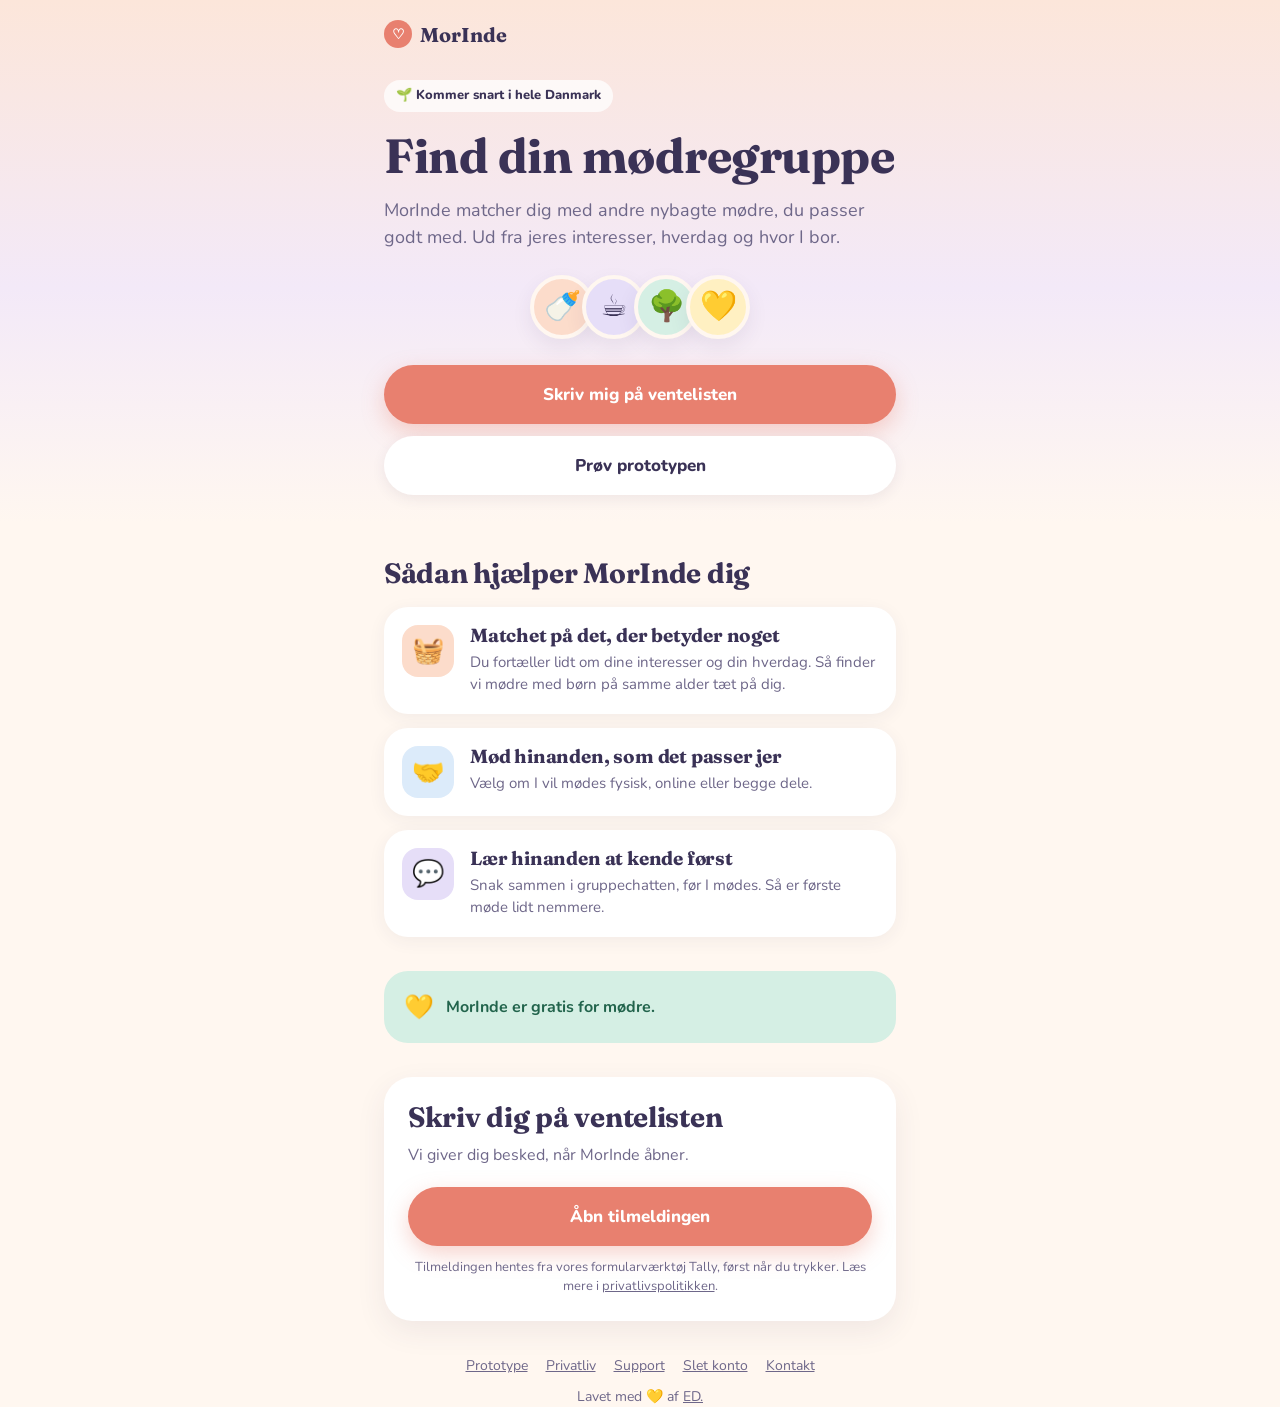
<file: index.html>
<!DOCTYPE html>
<html lang="da">
<head>
<meta charset="UTF-8">
<meta name="viewport" content="width=device-width, initial-scale=1, viewport-fit=cover">
<meta name="theme-color" content="#FFF7F0">
<title>MorInde · Find din mødregruppe</title>
<meta name="description" content="MorInde matcher dig med andre nybagte mødre ud fra jeres interesser og hverdag. Fysisk, online eller begge dele. Gratis for mødre.">
<meta property="og:title" content="MorInde · Find din mødregruppe">
<meta property="og:description" content="Bliv matchet med mødre, du faktisk passer med. Skriv dig på ventelisten.">
<link href="/fonts/fonts.css" rel="stylesheet">
<style>
:root{--cream:#FFF7F0;--peach:#FCDCCB;--coral:#E8806F;--lav:#E6DEF8;--mint:#D5EFE4;--sky:#DCEBFA;--butter:#FFF0C2;--ink:#3A3256;--ink-2:#6E6789;--line:#EFE4DA}
*{box-sizing:border-box;margin:0;padding:0;-webkit-tap-highlight-color:transparent}
body{font-family:'Nunito',system-ui,sans-serif;color:var(--ink);background:var(--cream);line-height:1.5}
.wrap{max-width:560px;margin:0 auto;padding:0 24px}
h1,h2,h3{font-family:'Fraunces',Georgia,serif;font-weight:700;letter-spacing:-.01em;line-height:1.15}
a{color:inherit}
header{padding:20px 0}
.logo{display:flex;align-items:center;gap:8px;font:700 20px 'Fraunces',serif;text-decoration:none}
.logo i{width:28px;height:28px;border-radius:50%;background:var(--coral);display:inline-grid;place-items:center;color:#fff;font-style:normal;font-size:14px}
.hero{background:linear-gradient(180deg,#FCE6DA 0%,#F3E9F8 55%,var(--cream) 100%);padding-bottom:28px}
.badge{display:inline-flex;align-items:center;gap:6px;background:rgba(255,255,255,.75);border-radius:99px;padding:6px 12px;font-weight:800;font-size:13px;margin:12px 0 16px}
.hero h1{font-size:40px;margin-bottom:14px}
.lead{font-size:18px;color:var(--ink-2);margin-bottom:24px}
.art{display:flex;justify-content:center;gap:-10px;margin:6px 0 26px}
.art span{width:64px;height:64px;border-radius:50%;display:grid;place-items:center;font-size:30px;border:4px solid var(--cream);margin-left:-12px;box-shadow:0 8px 20px rgba(58,50,86,.08)}
.art span:first-child{margin-left:0}
.btn{appearance:none;border:0;display:block;width:100%;text-align:center;text-decoration:none;padding:18px 24px;border-radius:999px;font:800 17px 'Nunito',sans-serif;cursor:pointer;background:var(--ink);color:#fff;box-shadow:0 8px 20px rgba(58,50,86,.22);transition:transform .15s,opacity .2s}
.btn:active{transform:scale(.97)}
.btn.coral{background:var(--coral);box-shadow:0 8px 22px rgba(232,128,111,.35)}
.btn.light{background:#fff;color:var(--ink);box-shadow:0 4px 14px rgba(58,50,86,.08)}
.btn:disabled{opacity:.5;cursor:default}
.btns{display:grid;gap:12px}
section{padding:34px 0}
section h2{font-size:28px;margin-bottom:18px}
.cards{display:grid;gap:14px}
.card{display:flex;gap:16px;align-items:flex-start;background:#fff;border-radius:24px;padding:18px;box-shadow:0 4px 18px rgba(58,50,86,.06)}
.card .ic{flex:none;width:52px;height:52px;border-radius:16px;display:grid;place-items:center;font-size:26px}
.card h3{font-size:19px;margin-bottom:4px}
.card p{color:var(--ink-2);font-size:15px}
.free{background:var(--mint);border-radius:24px;padding:18px 20px;font-weight:700;color:#22644C;display:flex;gap:12px;align-items:center}
.free span{font-size:24px}
.form-card{background:#fff;border-radius:28px;padding:24px;box-shadow:0 10px 30px rgba(58,50,86,.08)}
.form-card p.sub{color:var(--ink-2);margin:-8px 0 20px}
.soon{text-align:center;padding:6px 0 4px}
.soon .big{font-size:48px;margin-bottom:8px}
.soon h3{font-size:22px;margin-bottom:6px}
.soon p{color:var(--ink-2);margin-bottom:18px}
.tiny{font-size:13px;color:var(--ink-2);margin-top:12px;text-align:center}
#wlEmbed iframe{display:block;margin-top:16px}
footer{padding:30px 0 40px;text-align:center;font-size:14px;color:var(--ink-2)}
footer a{color:var(--ink-2)}
footer .links{margin-bottom:10px;display:flex;gap:18px;justify-content:center}
@media (min-width:700px){.hero h1{font-size:48px}}
</style>
</head>
<body>

<div class="hero">
  <div class="wrap">
    <header><a class="logo" href="/"><i>♡</i>MorInde</a></header>
    <span class="badge">🌱 Kommer snart i hele Danmark</span>
    <h1>Find din mødregruppe</h1>
    <p class="lead">MorInde matcher dig med andre nybagte mødre, du passer godt med. Ud fra jeres interesser, hverdag og hvor I bor.</p>
    <div class="art" aria-hidden="true"><span style="background:var(--peach)">🍼</span><span style="background:var(--lav)">☕️</span><span style="background:var(--mint)">🌳</span><span style="background:var(--butter)">💛</span></div>
    <div class="btns">
      <a class="btn coral" href="#venteliste">Skriv mig på ventelisten</a>
      <a class="btn light" href="/prove/">Prøv prototypen</a>
    </div>
  </div>
</div>

<main class="wrap">
  <section>
    <h2>Sådan hjælper MorInde dig</h2>
    <div class="cards">
      <div class="card"><div class="ic" style="background:var(--peach)">🧺</div><div><h3>Matchet på det, der betyder noget</h3><p>Du fortæller lidt om dine interesser og din hverdag. Så finder vi mødre med børn på samme alder tæt på dig.</p></div></div>
      <div class="card"><div class="ic" style="background:var(--sky)">🤝</div><div><h3>Mød hinanden, som det passer jer</h3><p>Vælg om I vil mødes fysisk, online eller begge dele.</p></div></div>
      <div class="card"><div class="ic" style="background:var(--lav)">💬</div><div><h3>Lær hinanden at kende først</h3><p>Snak sammen i gruppechatten, før I mødes. Så er første møde lidt nemmere.</p></div></div>
    </div>
  </section>

  <div class="free"><span>💛</span><div>MorInde er gratis for mødre.</div></div>

  <section id="venteliste">
    <div class="form-card">
      <h2>Skriv dig på ventelisten</h2>
      <p class="sub">Vi giver dig besked, når MorInde åbner.</p>
      <div id="wlSoon" class="soon">
        <div class="big">🌷</div>
        <h3>Ventelisten åbner meget snart</h3>
        <p>Kig forbi igen om lidt. Indtil da kan du klikke prototypen igennem.</p>
        <a class="btn light" href="/prove/">Prøv prototypen</a>
      </div>
      <div id="wlReady" hidden>
        <button class="btn coral" id="wlOpen" type="button">Åbn tilmeldingen</button>
        <p class="tiny">Tilmeldingen hentes fra vores formularværktøj Tally, først når du trykker. Læs mere i <a href="/privatliv/">privatlivspolitikken</a>.</p>
        <div id="wlEmbed"></div>
      </div>
    </div>
  </section>
</main>

<footer class="wrap">
  <div class="links"><a href="/prove/">Prototype</a><a href="/privatliv/">Privatliv</a><a href="/support/">Support</a><a href="/slet-konto/">Slet konto</a><a href="mailto:kontakt@morinde.com">Kontakt</a></div>
  <div>Lavet med 💛 af <a href="https://edwebworks.com" target="_blank" rel="noopener">ED.</a></div>
</footer>

<script>
/* ============================================================
   VENTELISTE (Tally): indsæt dit Tally form ID her. Kun én linje at ændre.
   Form ID er de sidste tegn i dit Tally link, fx https://tally.so/r/mRoDv3 giver 'mRoDv3'.
   Tom streng = ventelisten vises som "åbner meget snart", og intet hentes fra Tally.
   Tally indlæses først, når besøgende trykker "Åbn tilmeldingen" (privatlivsvenligt).
   ============================================================ */
const TALLY_FORM_ID='Z98GkV';

if(TALLY_FORM_ID){
  document.getElementById('wlSoon').hidden=true;
  document.getElementById('wlReady').hidden=false;
  document.getElementById('wlOpen').addEventListener('click',function(){
    this.style.display='none';
    const f=document.createElement('iframe');
    f.setAttribute('data-tally-src','https://tally.so/embed/'+encodeURIComponent(TALLY_FORM_ID)+'?alignLeft=1&hideTitle=1&transparentBackground=1&dynamicHeight=1');
    Object.assign(f,{loading:'lazy',width:'100%',height:420,frameBorder:0,marginHeight:0,marginWidth:0,title:'MorInde venteliste'});
    document.getElementById('wlEmbed').appendChild(f);
    // Tallys officielle widget script (developers.tally.so/widgets/embeds)
    const sc=document.createElement('script');sc.src='https://tally.so/widgets/embed.js';
    sc.onload=()=>{if(window.Tally)Tally.loadEmbeds();else f.src=f.dataset.tallySrc};
    sc.onerror=()=>{f.src=f.getAttribute('data-tally-src')};
    document.body.appendChild(sc);
  });
}
</script>
</body>
</html>
</file>
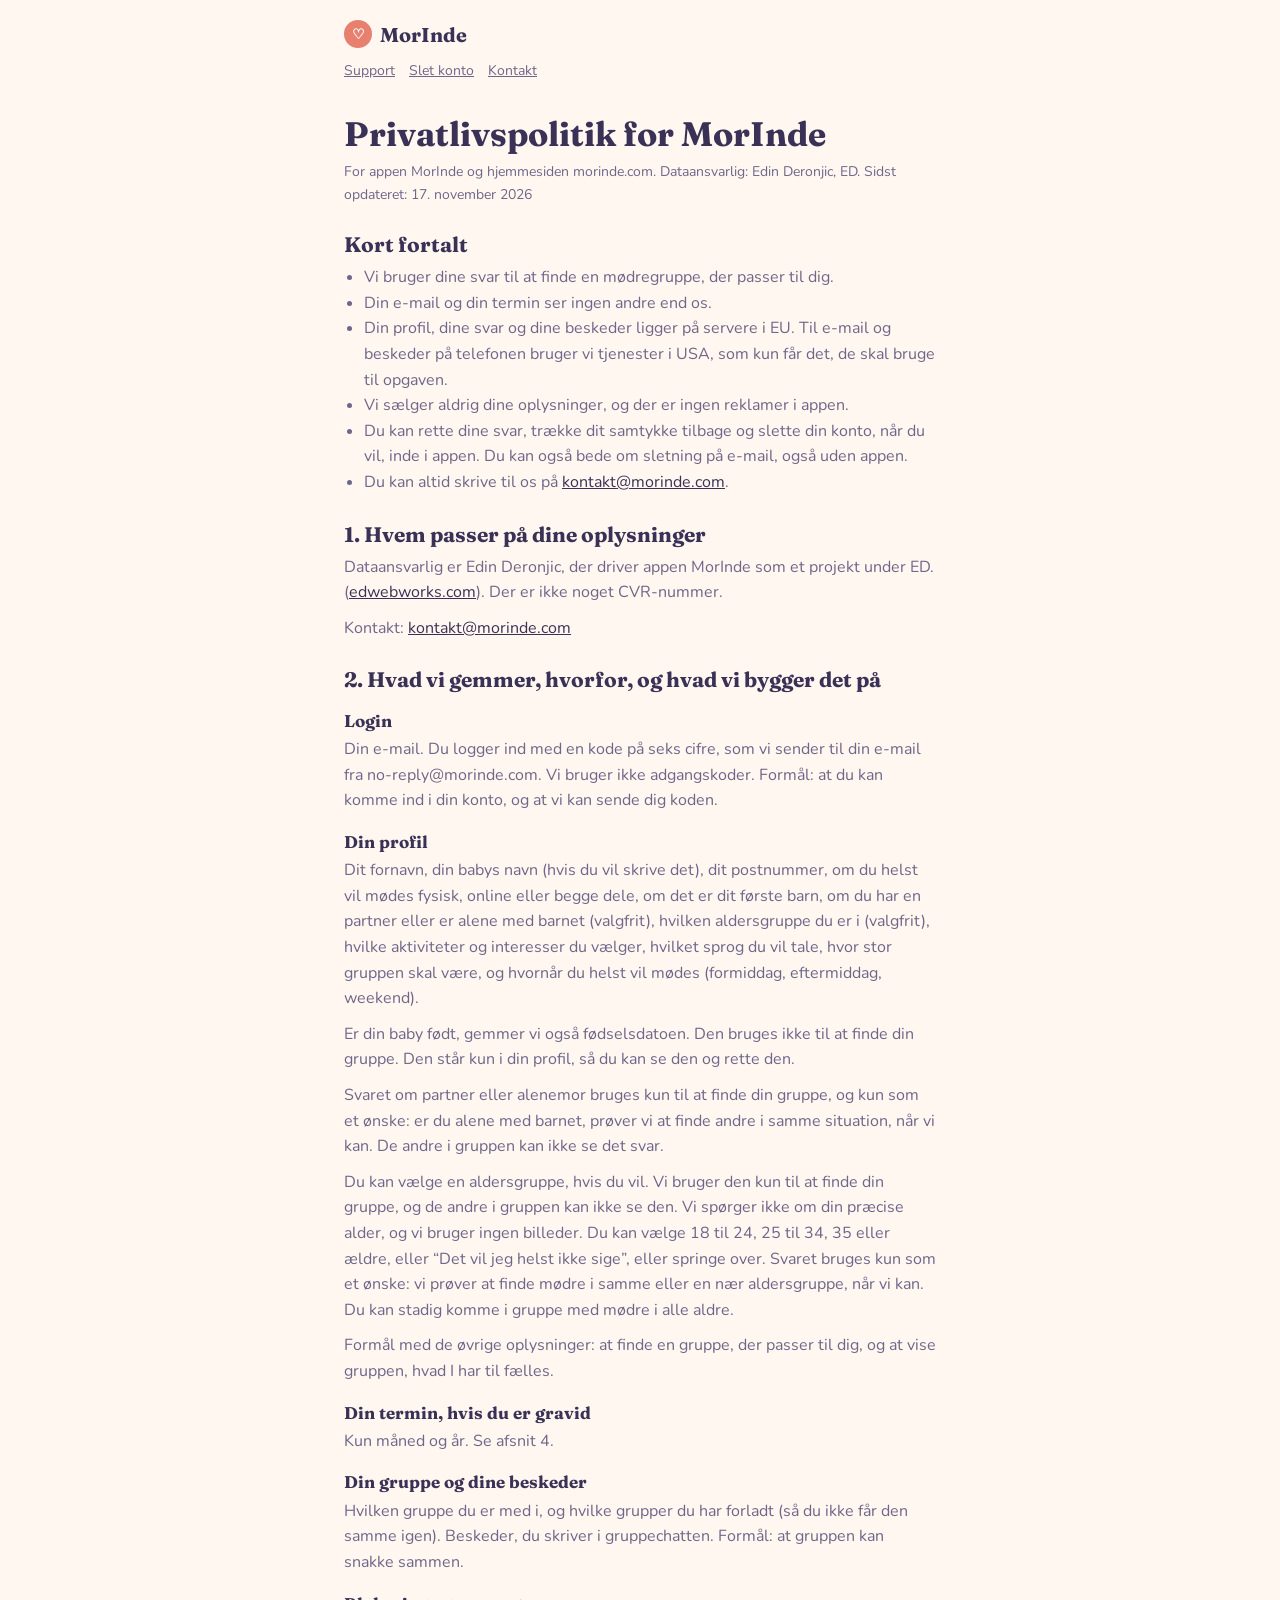
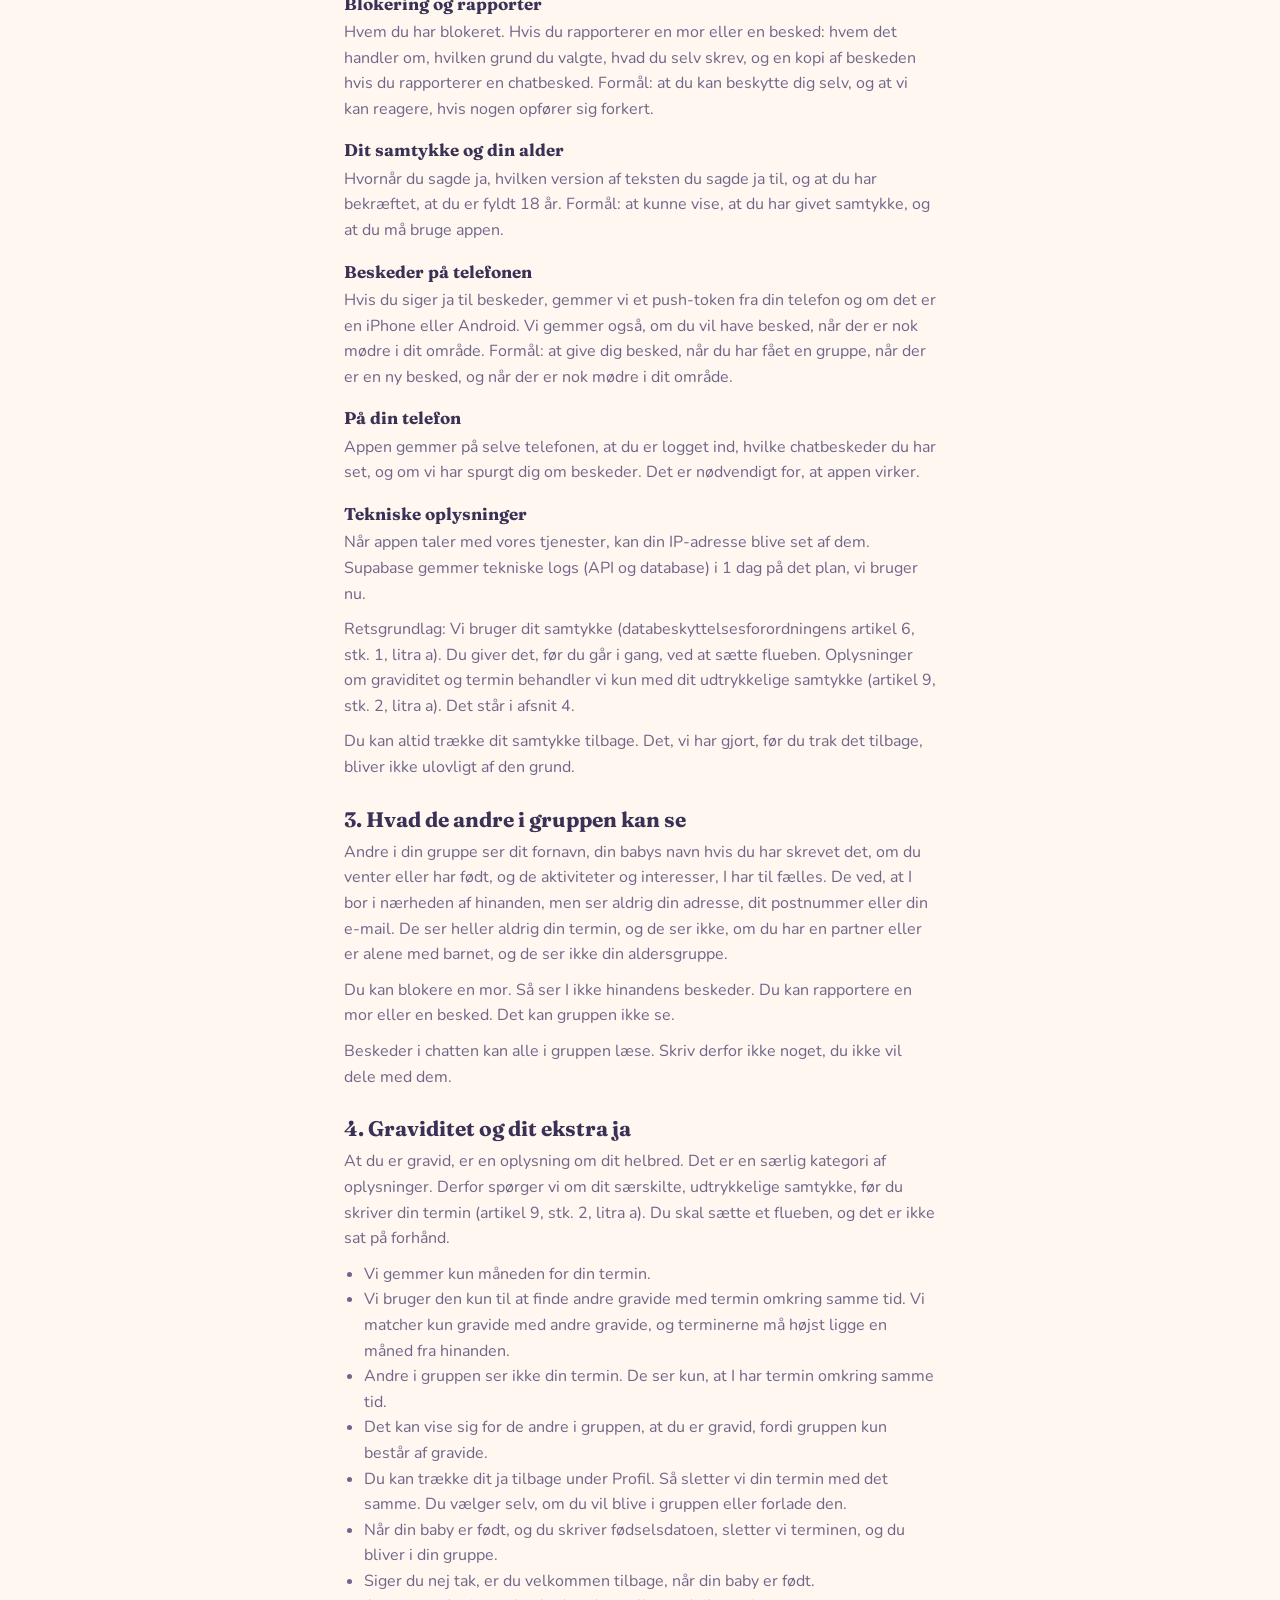
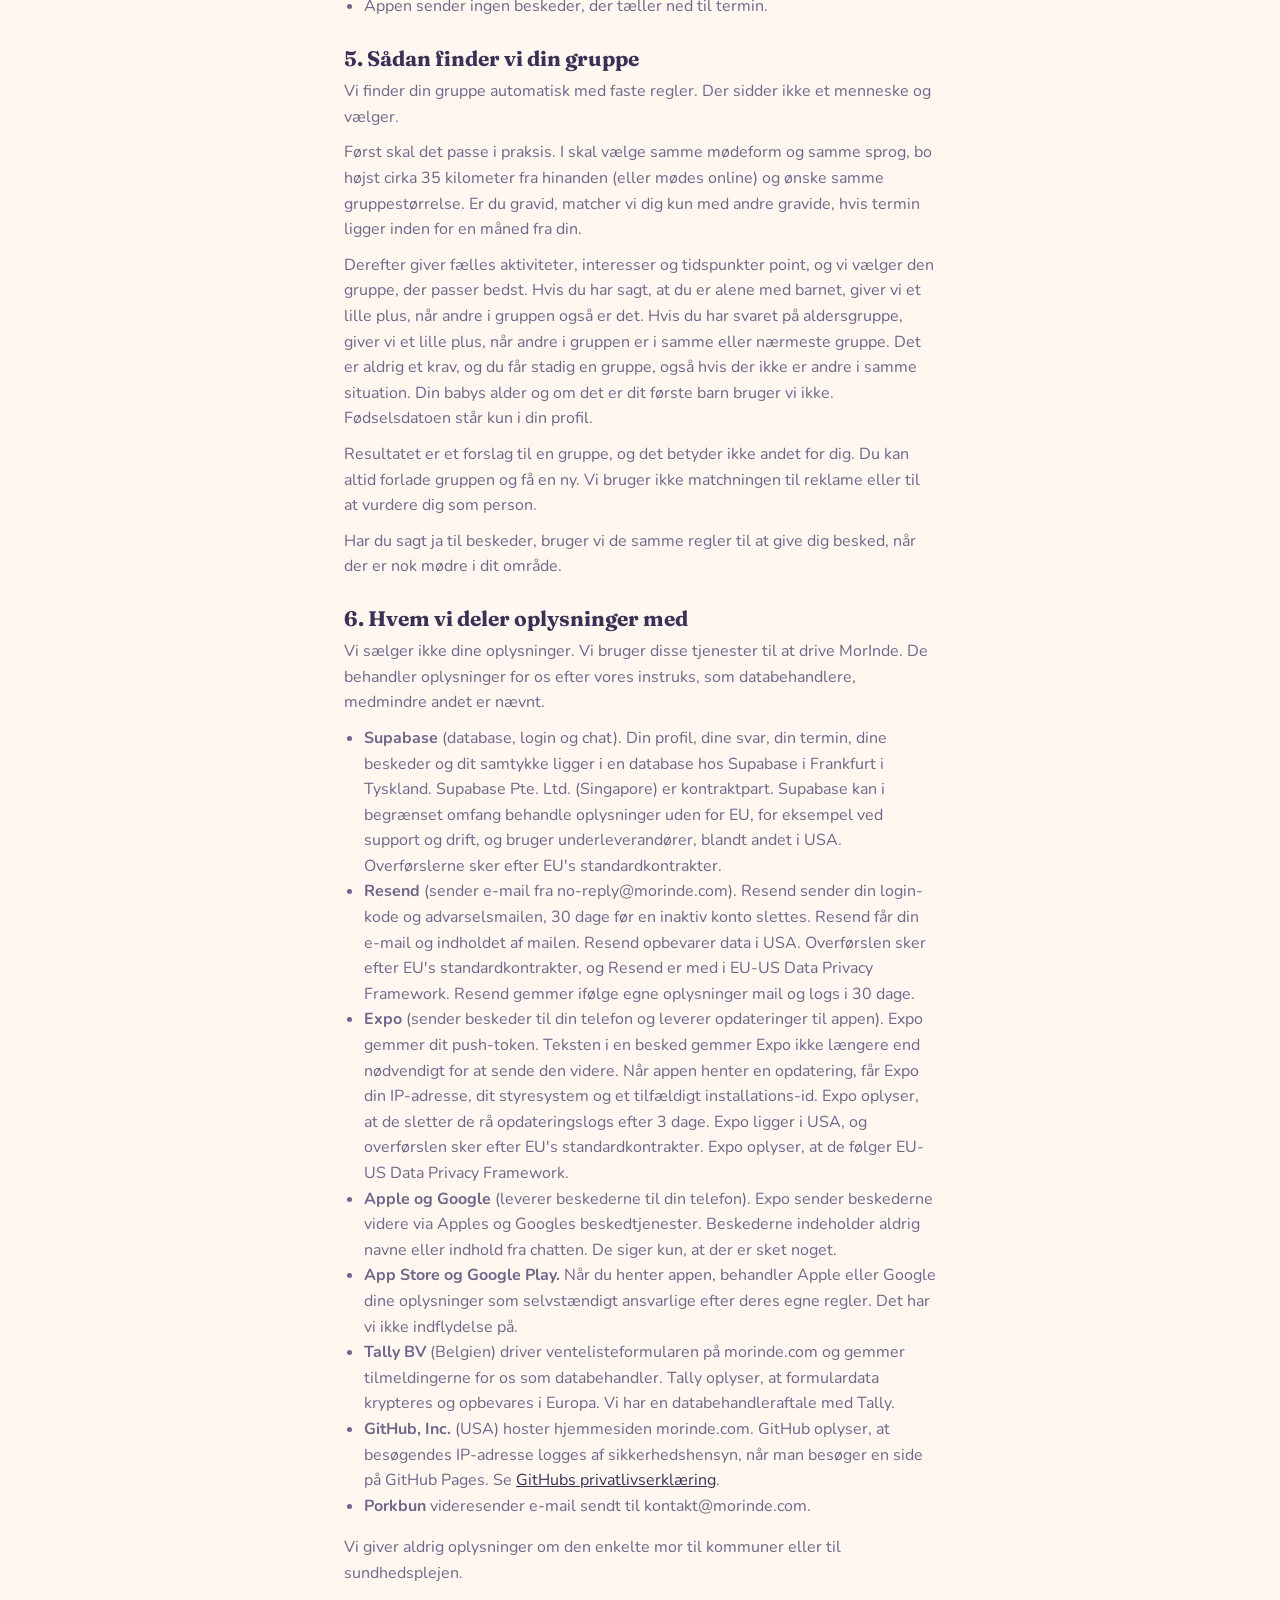
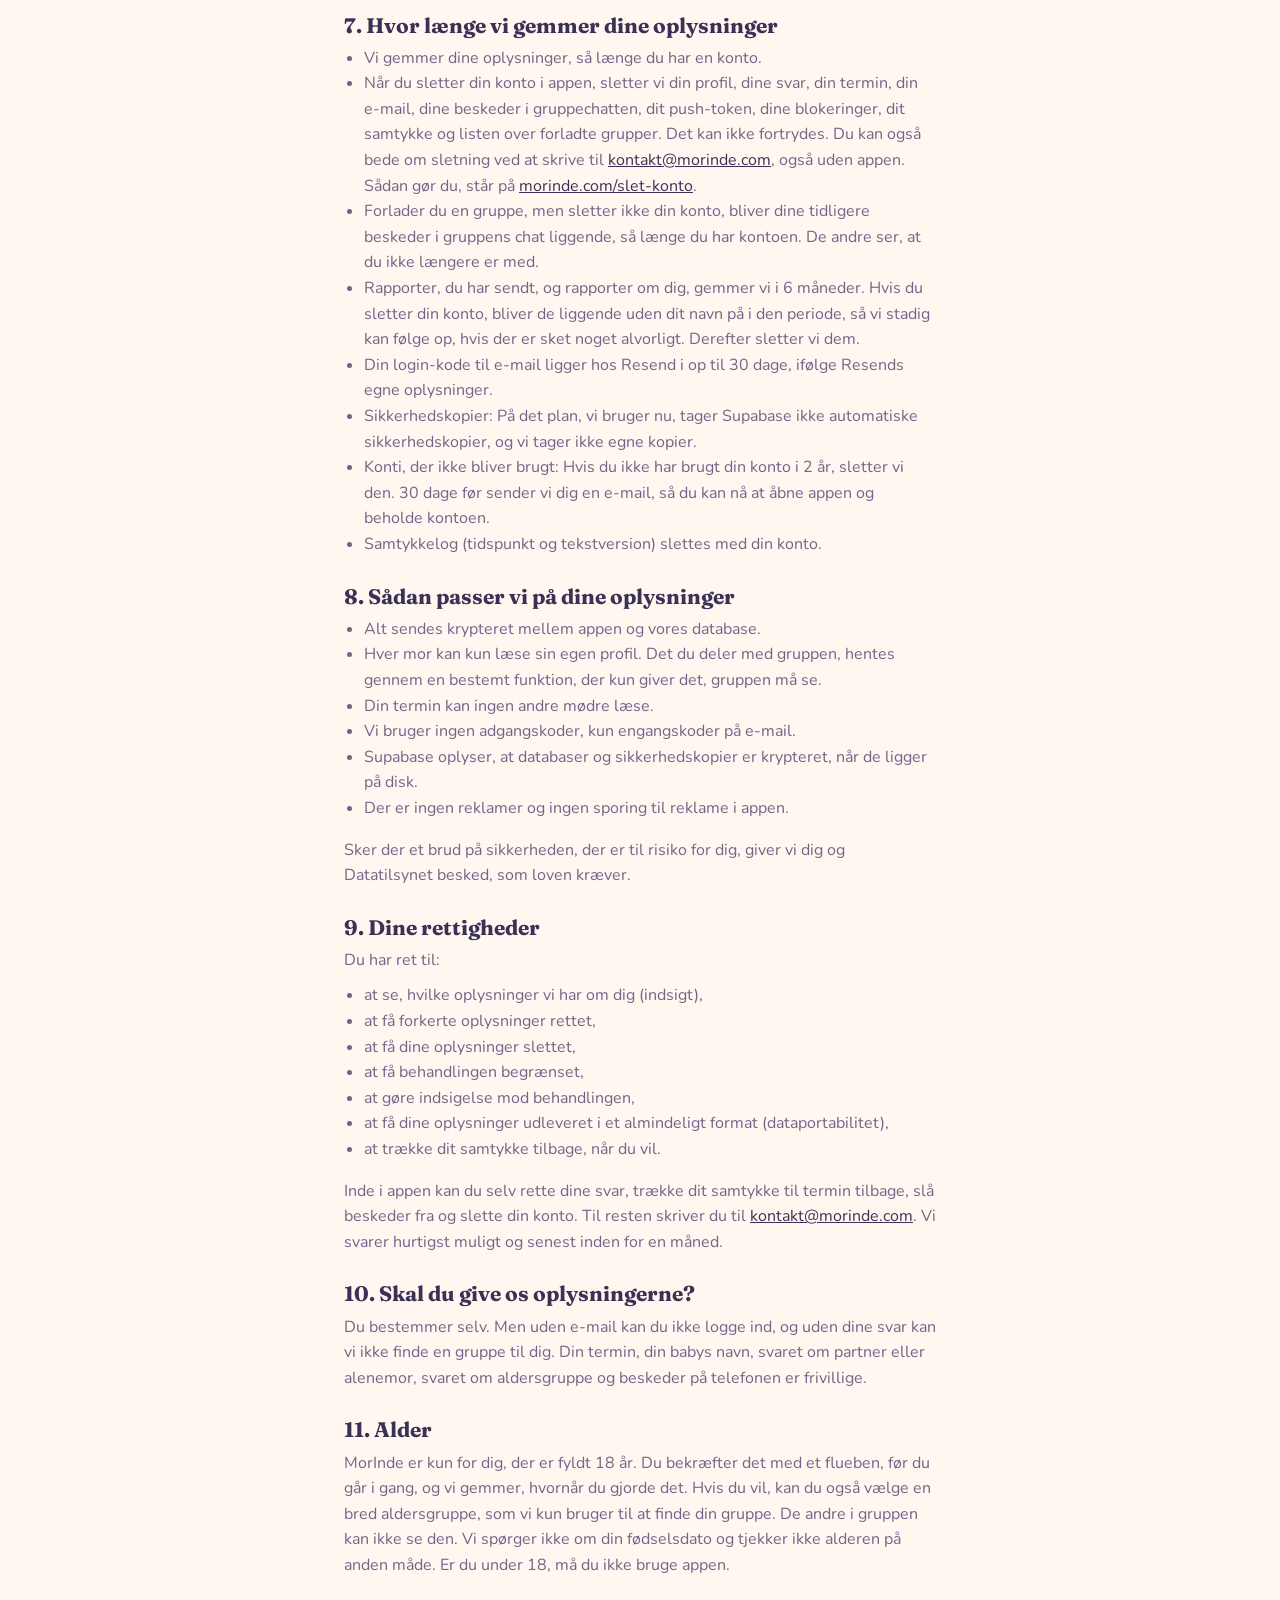
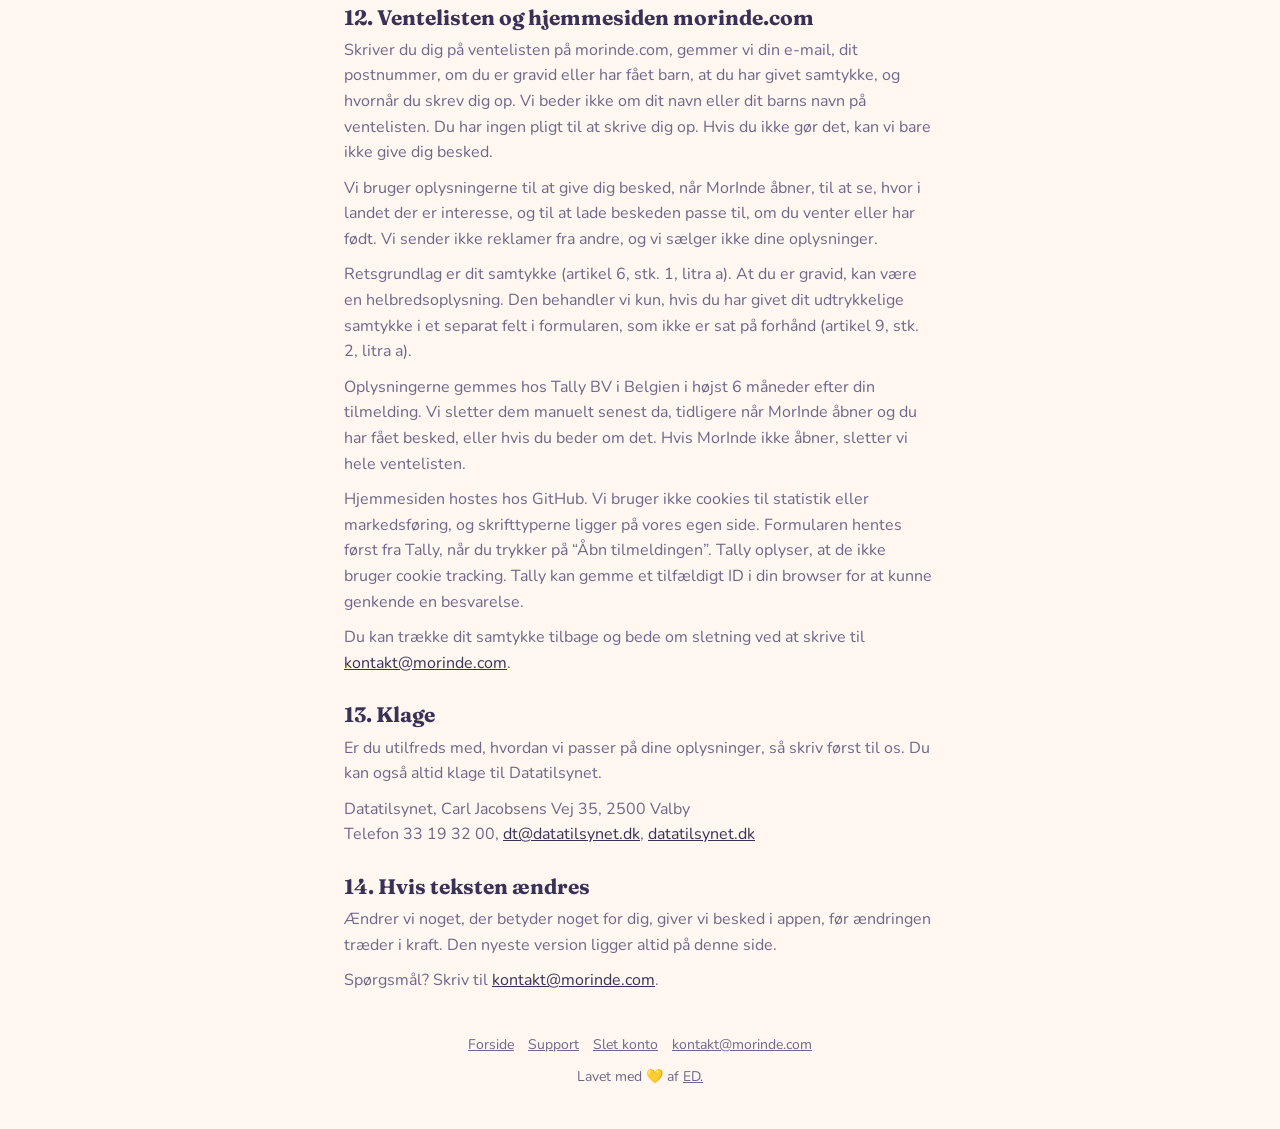
<file: privatliv/index.html>
<!DOCTYPE html>
<html lang="da">
<head>
<meta charset="UTF-8">
<meta name="viewport" content="width=device-width, initial-scale=1, viewport-fit=cover">
<meta name="theme-color" content="#FFF7F0">
<title>Privatlivspolitik · MorInde</title>
<meta name="description" content="Privatlivspolitik for appen MorInde og hjemmesiden morinde.com. Dataansvarlig er Edin Deronjic, ED.">
<link href="/fonts/fonts.css" rel="stylesheet">
<style>
:root{--cream:#FFF7F0;--coral:#E8806F;--ink:#3A3256;--ink-2:#6E6789;--butter:#FFF0C2;--line:#EFE4DA}
*{box-sizing:border-box;margin:0;padding:0}
body{font-family:'Nunito',system-ui,sans-serif;color:var(--ink);background:var(--cream);line-height:1.6}
.wrap{max-width:640px;margin:0 auto;padding:0 24px 40px}
header{padding:20px 0 10px}
.logo{display:inline-flex;align-items:center;gap:8px;font:700 20px 'Fraunces',serif;text-decoration:none;color:inherit}
.logo i{width:28px;height:28px;border-radius:50%;background:var(--coral);display:inline-grid;place-items:center;color:#fff;font-style:normal;font-size:14px}
.nav{display:flex;flex-wrap:wrap;gap:14px;margin:12px 0 4px;font-size:14px}
.nav a{color:var(--ink-2)}
h1,h2,h3{font-family:'Fraunces',Georgia,serif;font-weight:700;line-height:1.2}
h1{font-size:34px;margin:18px 0 6px}
h2{font-size:21px;margin:26px 0 8px}
h3{font-size:17px;margin:18px 0 6px}
.meta{color:var(--ink-2);font-size:14px;margin-bottom:16px}
p,li{color:var(--ink-2);font-size:16px}
p{margin-bottom:10px}
ul,ol{padding-left:20px;margin:8px 0 16px}
a{color:var(--ink)}
footer{text-align:center;font-size:14px;color:var(--ink-2);padding-top:30px}
footer .links{margin-bottom:10px;display:flex;flex-wrap:wrap;gap:14px;justify-content:center}
footer a{color:var(--ink-2)}
</style>
</head>
<body>
<div class="wrap">
  <header>
    <a class="logo" href="/"><i>♡</i>MorInde</a>
    <nav class="nav" aria-label="Sider">
      <a href="/support/">Support</a>
      <a href="/slet-konto/">Slet konto</a>
      <a href="mailto:kontakt@morinde.com">Kontakt</a>
    </nav>
  </header>

  <h1>Privatlivspolitik for MorInde</h1>
  <p class="meta">For appen MorInde og hjemmesiden morinde.com. Dataansvarlig: Edin Deronjic, ED. Sidst opdateret: 17. november 2026</p>

  <h2>Kort fortalt</h2>
  <ul>
    <li>Vi bruger dine svar til at finde en mødregruppe, der passer til dig.</li>
    <li>Din e-mail og din termin ser ingen andre end os.</li>
    <li>Din profil, dine svar og dine beskeder ligger på servere i EU. Til e-mail og beskeder på telefonen bruger vi tjenester i USA, som kun får det, de skal bruge til opgaven.</li>
    <li>Vi sælger aldrig dine oplysninger, og der er ingen reklamer i appen.</li>
    <li>Du kan rette dine svar, trække dit samtykke tilbage og slette din konto, når du vil, inde i appen. Du kan også bede om sletning på e-mail, også uden appen.</li>
    <li>Du kan altid skrive til os på <a href="mailto:kontakt@morinde.com">kontakt@morinde.com</a>.</li>
  </ul>

  <h2>1. Hvem passer på dine oplysninger</h2>
  <p>Dataansvarlig er Edin Deronjic, der driver appen MorInde som et projekt under ED. (<a href="https://edwebworks.com" target="_blank" rel="noopener">edwebworks.com</a>). Der er ikke noget CVR-nummer.</p>
  <p>Kontakt: <a href="mailto:kontakt@morinde.com">kontakt@morinde.com</a></p>

  <h2>2. Hvad vi gemmer, hvorfor, og hvad vi bygger det på</h2>

  <h3>Login</h3>
  <p>Din e-mail. Du logger ind med en kode på seks cifre, som vi sender til din e-mail fra no-reply@morinde.com. Vi bruger ikke adgangskoder. Formål: at du kan komme ind i din konto, og at vi kan sende dig koden.</p>

  <h3>Din profil</h3>
  <p>Dit fornavn, din babys navn (hvis du vil skrive det), dit postnummer, om du helst vil mødes fysisk, online eller begge dele, om det er dit første barn, om du har en partner eller er alene med barnet (valgfrit), hvilken aldersgruppe du er i (valgfrit), hvilke aktiviteter og interesser du vælger, hvilket sprog du vil tale, hvor stor gruppen skal være, og hvornår du helst vil mødes (formiddag, eftermiddag, weekend).</p>
  <p>Er din baby født, gemmer vi også fødselsdatoen. Den bruges ikke til at finde din gruppe. Den står kun i din profil, så du kan se den og rette den.</p>
  <p>Svaret om partner eller alenemor bruges kun til at finde din gruppe, og kun som et ønske: er du alene med barnet, prøver vi at finde andre i samme situation, når vi kan. De andre i gruppen kan ikke se det svar.</p>
  <p>Du kan vælge en aldersgruppe, hvis du vil. Vi bruger den kun til at finde din gruppe, og de andre i gruppen kan ikke se den. Vi spørger ikke om din præcise alder, og vi bruger ingen billeder. Du kan vælge 18 til 24, 25 til 34, 35 eller ældre, eller “Det vil jeg helst ikke sige”, eller springe over. Svaret bruges kun som et ønske: vi prøver at finde mødre i samme eller en nær aldersgruppe, når vi kan. Du kan stadig komme i gruppe med mødre i alle aldre.</p>
  <p>Formål med de øvrige oplysninger: at finde en gruppe, der passer til dig, og at vise gruppen, hvad I har til fælles.</p>

  <h3>Din termin, hvis du er gravid</h3>
  <p>Kun måned og år. Se afsnit 4.</p>

  <h3>Din gruppe og dine beskeder</h3>
  <p>Hvilken gruppe du er med i, og hvilke grupper du har forladt (så du ikke får den samme igen). Beskeder, du skriver i gruppechatten. Formål: at gruppen kan snakke sammen.</p>

  <h3>Blokering og rapporter</h3>
  <p>Hvem du har blokeret. Hvis du rapporterer en mor eller en besked: hvem det handler om, hvilken grund du valgte, hvad du selv skrev, og en kopi af beskeden hvis du rapporterer en chatbesked. Formål: at du kan beskytte dig selv, og at vi kan reagere, hvis nogen opfører sig forkert.</p>

  <h3>Dit samtykke og din alder</h3>
  <p>Hvornår du sagde ja, hvilken version af teksten du sagde ja til, og at du har bekræftet, at du er fyldt 18 år. Formål: at kunne vise, at du har givet samtykke, og at du må bruge appen.</p>

  <h3>Beskeder på telefonen</h3>
  <p>Hvis du siger ja til beskeder, gemmer vi et push-token fra din telefon og om det er en iPhone eller Android. Vi gemmer også, om du vil have besked, når der er nok mødre i dit område. Formål: at give dig besked, når du har fået en gruppe, når der er en ny besked, og når der er nok mødre i dit område.</p>

  <h3>På din telefon</h3>
  <p>Appen gemmer på selve telefonen, at du er logget ind, hvilke chatbeskeder du har set, og om vi har spurgt dig om beskeder. Det er nødvendigt for, at appen virker.</p>

  <h3>Tekniske oplysninger</h3>
  <p>Når appen taler med vores tjenester, kan din IP-adresse blive set af dem. Supabase gemmer tekniske logs (API og database) i 1 dag på det plan, vi bruger nu.</p>

  <p>Retsgrundlag: Vi bruger dit samtykke (databeskyttelsesforordningens artikel 6, stk. 1, litra a). Du giver det, før du går i gang, ved at sætte flueben. Oplysninger om graviditet og termin behandler vi kun med dit udtrykkelige samtykke (artikel 9, stk. 2, litra a). Det står i afsnit 4.</p>
  <p>Du kan altid trække dit samtykke tilbage. Det, vi har gjort, før du trak det tilbage, bliver ikke ulovligt af den grund.</p>

  <h2>3. Hvad de andre i gruppen kan se</h2>
  <p>Andre i din gruppe ser dit fornavn, din babys navn hvis du har skrevet det, om du venter eller har født, og de aktiviteter og interesser, I har til fælles. De ved, at I bor i nærheden af hinanden, men ser aldrig din adresse, dit postnummer eller din e-mail. De ser heller aldrig din termin, og de ser ikke, om du har en partner eller er alene med barnet, og de ser ikke din aldersgruppe.</p>
  <p>Du kan blokere en mor. Så ser I ikke hinandens beskeder. Du kan rapportere en mor eller en besked. Det kan gruppen ikke se.</p>
  <p>Beskeder i chatten kan alle i gruppen læse. Skriv derfor ikke noget, du ikke vil dele med dem.</p>

  <h2>4. Graviditet og dit ekstra ja</h2>
  <p>At du er gravid, er en oplysning om dit helbred. Det er en særlig kategori af oplysninger. Derfor spørger vi om dit særskilte, udtrykkelige samtykke, før du skriver din termin (artikel 9, stk. 2, litra a). Du skal sætte et flueben, og det er ikke sat på forhånd.</p>
  <ul>
    <li>Vi gemmer kun måneden for din termin.</li>
    <li>Vi bruger den kun til at finde andre gravide med termin omkring samme tid. Vi matcher kun gravide med andre gravide, og terminerne må højst ligge en måned fra hinanden.</li>
    <li>Andre i gruppen ser ikke din termin. De ser kun, at I har termin omkring samme tid.</li>
    <li>Det kan vise sig for de andre i gruppen, at du er gravid, fordi gruppen kun består af gravide.</li>
    <li>Du kan trække dit ja tilbage under Profil. Så sletter vi din termin med det samme. Du vælger selv, om du vil blive i gruppen eller forlade den.</li>
    <li>Når din baby er født, og du skriver fødselsdatoen, sletter vi terminen, og du bliver i din gruppe.</li>
    <li>Siger du nej tak, er du velkommen tilbage, når din baby er født.</li>
    <li>Appen sender ingen beskeder, der tæller ned til termin.</li>
  </ul>

  <h2>5. Sådan finder vi din gruppe</h2>
  <p>Vi finder din gruppe automatisk med faste regler. Der sidder ikke et menneske og vælger.</p>
  <p>Først skal det passe i praksis. I skal vælge samme mødeform og samme sprog, bo højst cirka 35 kilometer fra hinanden (eller mødes online) og ønske samme gruppestørrelse. Er du gravid, matcher vi dig kun med andre gravide, hvis termin ligger inden for en måned fra din.</p>
  <p>Derefter giver fælles aktiviteter, interesser og tidspunkter point, og vi vælger den gruppe, der passer bedst. Hvis du har sagt, at du er alene med barnet, giver vi et lille plus, når andre i gruppen også er det. Hvis du har svaret på aldersgruppe, giver vi et lille plus, når andre i gruppen er i samme eller nærmeste gruppe. Det er aldrig et krav, og du får stadig en gruppe, også hvis der ikke er andre i samme situation. Din babys alder og om det er dit første barn bruger vi ikke. Fødselsdatoen står kun i din profil.</p>
  <p>Resultatet er et forslag til en gruppe, og det betyder ikke andet for dig. Du kan altid forlade gruppen og få en ny. Vi bruger ikke matchningen til reklame eller til at vurdere dig som person.</p>
  <p>Har du sagt ja til beskeder, bruger vi de samme regler til at give dig besked, når der er nok mødre i dit område.</p>

  <h2>6. Hvem vi deler oplysninger med</h2>
  <p>Vi sælger ikke dine oplysninger. Vi bruger disse tjenester til at drive MorInde. De behandler oplysninger for os efter vores instruks, som databehandlere, medmindre andet er nævnt.</p>
  <ul>
    <li><b>Supabase</b> (database, login og chat). Din profil, dine svar, din termin, dine beskeder og dit samtykke ligger i en database hos Supabase i Frankfurt i Tyskland. Supabase Pte. Ltd. (Singapore) er kontraktpart. Supabase kan i begrænset omfang behandle oplysninger uden for EU, for eksempel ved support og drift, og bruger underleverandører, blandt andet i USA. Overførslerne sker efter EU's standardkontrakter.</li>
    <li><b>Resend</b> (sender e-mail fra no-reply@morinde.com). Resend sender din login-kode og advarselsmailen, 30 dage før en inaktiv konto slettes. Resend får din e-mail og indholdet af mailen. Resend opbevarer data i USA. Overførslen sker efter EU's standardkontrakter, og Resend er med i EU-US Data Privacy Framework. Resend gemmer ifølge egne oplysninger mail og logs i 30 dage.</li>
    <li><b>Expo</b> (sender beskeder til din telefon og leverer opdateringer til appen). Expo gemmer dit push-token. Teksten i en besked gemmer Expo ikke længere end nødvendigt for at sende den videre. Når appen henter en opdatering, får Expo din IP-adresse, dit styresystem og et tilfældigt installations-id. Expo oplyser, at de sletter de rå opdateringslogs efter 3 dage. Expo ligger i USA, og overførslen sker efter EU's standardkontrakter. Expo oplyser, at de følger EU-US Data Privacy Framework.</li>
    <li><b>Apple og Google</b> (leverer beskederne til din telefon). Expo sender beskederne videre via Apples og Googles beskedtjenester. Beskederne indeholder aldrig navne eller indhold fra chatten. De siger kun, at der er sket noget.</li>
    <li><b>App Store og Google Play.</b> Når du henter appen, behandler Apple eller Google dine oplysninger som selvstændigt ansvarlige efter deres egne regler. Det har vi ikke indflydelse på.</li>
    <li><b>Tally BV</b> (Belgien) driver ventelisteformularen på morinde.com og gemmer tilmeldingerne for os som databehandler. Tally oplyser, at formulardata krypteres og opbevares i Europa. Vi har en databehandleraftale med Tally.</li>
    <li><b>GitHub, Inc.</b> (USA) hoster hjemmesiden morinde.com. GitHub oplyser, at besøgendes IP-adresse logges af sikkerhedshensyn, når man besøger en side på GitHub Pages. Se <a href="https://docs.github.com/en/site-policy/privacy-policies/github-general-privacy-statement" target="_blank" rel="noopener">GitHubs privatlivserklæring</a>.</li>
    <li><b>Porkbun</b> videresender e-mail sendt til kontakt@morinde.com.</li>
  </ul>
  <p>Vi giver aldrig oplysninger om den enkelte mor til kommuner eller til sundhedsplejen.</p>

  <h2>7. Hvor længe vi gemmer dine oplysninger</h2>
  <ul>
    <li>Vi gemmer dine oplysninger, så længe du har en konto.</li>
    <li>Når du sletter din konto i appen, sletter vi din profil, dine svar, din termin, din e-mail, dine beskeder i gruppechatten, dit push-token, dine blokeringer, dit samtykke og listen over forladte grupper. Det kan ikke fortrydes. Du kan også bede om sletning ved at skrive til <a href="mailto:kontakt@morinde.com">kontakt@morinde.com</a>, også uden appen. Sådan gør du, står på <a href="/slet-konto/">morinde.com/slet-konto</a>.</li>
    <li>Forlader du en gruppe, men sletter ikke din konto, bliver dine tidligere beskeder i gruppens chat liggende, så længe du har kontoen. De andre ser, at du ikke længere er med.</li>
    <li>Rapporter, du har sendt, og rapporter om dig, gemmer vi i 6 måneder. Hvis du sletter din konto, bliver de liggende uden dit navn på i den periode, så vi stadig kan følge op, hvis der er sket noget alvorligt. Derefter sletter vi dem.</li>
    <li>Din login-kode til e-mail ligger hos Resend i op til 30 dage, ifølge Resends egne oplysninger.</li>
    <li>Sikkerhedskopier: På det plan, vi bruger nu, tager Supabase ikke automatiske sikkerhedskopier, og vi tager ikke egne kopier.</li>
    <li>Konti, der ikke bliver brugt: Hvis du ikke har brugt din konto i 2 år, sletter vi den. 30 dage før sender vi dig en e-mail, så du kan nå at åbne appen og beholde kontoen.</li>
    <li>Samtykkelog (tidspunkt og tekstversion) slettes med din konto.</li>
  </ul>

  <h2>8. Sådan passer vi på dine oplysninger</h2>
  <ul>
    <li>Alt sendes krypteret mellem appen og vores database.</li>
    <li>Hver mor kan kun læse sin egen profil. Det du deler med gruppen, hentes gennem en bestemt funktion, der kun giver det, gruppen må se.</li>
    <li>Din termin kan ingen andre mødre læse.</li>
    <li>Vi bruger ingen adgangskoder, kun engangskoder på e-mail.</li>
    <li>Supabase oplyser, at databaser og sikkerhedskopier er krypteret, når de ligger på disk.</li>
    <li>Der er ingen reklamer og ingen sporing til reklame i appen.</li>
  </ul>
  <p>Sker der et brud på sikkerheden, der er til risiko for dig, giver vi dig og Datatilsynet besked, som loven kræver.</p>

  <h2>9. Dine rettigheder</h2>
  <p>Du har ret til:</p>
  <ul>
    <li>at se, hvilke oplysninger vi har om dig (indsigt),</li>
    <li>at få forkerte oplysninger rettet,</li>
    <li>at få dine oplysninger slettet,</li>
    <li>at få behandlingen begrænset,</li>
    <li>at gøre indsigelse mod behandlingen,</li>
    <li>at få dine oplysninger udleveret i et almindeligt format (dataportabilitet),</li>
    <li>at trække dit samtykke tilbage, når du vil.</li>
  </ul>
  <p>Inde i appen kan du selv rette dine svar, trække dit samtykke til termin tilbage, slå beskeder fra og slette din konto. Til resten skriver du til <a href="mailto:kontakt@morinde.com">kontakt@morinde.com</a>. Vi svarer hurtigst muligt og senest inden for en måned.</p>

  <h2>10. Skal du give os oplysningerne?</h2>
  <p>Du bestemmer selv. Men uden e-mail kan du ikke logge ind, og uden dine svar kan vi ikke finde en gruppe til dig. Din termin, din babys navn, svaret om partner eller alenemor, svaret om aldersgruppe og beskeder på telefonen er frivillige.</p>

  <h2>11. Alder</h2>
  <p>MorInde er kun for dig, der er fyldt 18 år. Du bekræfter det med et flueben, før du går i gang, og vi gemmer, hvornår du gjorde det. Hvis du vil, kan du også vælge en bred aldersgruppe, som vi kun bruger til at finde din gruppe. De andre i gruppen kan ikke se den. Vi spørger ikke om din fødselsdato og tjekker ikke alderen på anden måde. Er du under 18, må du ikke bruge appen.</p>

  <h2>12. Ventelisten og hjemmesiden morinde.com</h2>
  <p>Skriver du dig på ventelisten på morinde.com, gemmer vi din e-mail, dit postnummer, om du er gravid eller har fået barn, at du har givet samtykke, og hvornår du skrev dig op. Vi beder ikke om dit navn eller dit barns navn på ventelisten. Du har ingen pligt til at skrive dig op. Hvis du ikke gør det, kan vi bare ikke give dig besked.</p>
  <p>Vi bruger oplysningerne til at give dig besked, når MorInde åbner, til at se, hvor i landet der er interesse, og til at lade beskeden passe til, om du venter eller har født. Vi sender ikke reklamer fra andre, og vi sælger ikke dine oplysninger.</p>
  <p>Retsgrundlag er dit samtykke (artikel 6, stk. 1, litra a). At du er gravid, kan være en helbredsoplysning. Den behandler vi kun, hvis du har givet dit udtrykkelige samtykke i et separat felt i formularen, som ikke er sat på forhånd (artikel 9, stk. 2, litra a).</p>
  <p>Oplysningerne gemmes hos Tally BV i Belgien i højst 6 måneder efter din tilmelding. Vi sletter dem manuelt senest da, tidligere når MorInde åbner og du har fået besked, eller hvis du beder om det. Hvis MorInde ikke åbner, sletter vi hele ventelisten.</p>
  <p>Hjemmesiden hostes hos GitHub. Vi bruger ikke cookies til statistik eller markedsføring, og skrifttyperne ligger på vores egen side. Formularen hentes først fra Tally, når du trykker på “Åbn tilmeldingen”. Tally oplyser, at de ikke bruger cookie tracking. Tally kan gemme et tilfældigt ID i din browser for at kunne genkende en besvarelse.</p>
  <p>Du kan trække dit samtykke tilbage og bede om sletning ved at skrive til <a href="mailto:kontakt@morinde.com">kontakt@morinde.com</a>.</p>

  <h2>13. Klage</h2>
  <p>Er du utilfreds med, hvordan vi passer på dine oplysninger, så skriv først til os. Du kan også altid klage til Datatilsynet.</p>
  <p>Datatilsynet, Carl Jacobsens Vej 35, 2500 Valby<br>
  Telefon 33 19 32 00, <a href="mailto:dt@datatilsynet.dk">dt@datatilsynet.dk</a>, <a href="https://www.datatilsynet.dk" target="_blank" rel="noopener">datatilsynet.dk</a></p>

  <h2>14. Hvis teksten ændres</h2>
  <p>Ændrer vi noget, der betyder noget for dig, giver vi besked i appen, før ændringen træder i kraft. Den nyeste version ligger altid på denne side.</p>
  <p>Spørgsmål? Skriv til <a href="mailto:kontakt@morinde.com">kontakt@morinde.com</a>.</p>

  <footer>
    <div class="links">
      <a href="/">Forside</a>
      <a href="/support/">Support</a>
      <a href="/slet-konto/">Slet konto</a>
      <a href="mailto:kontakt@morinde.com">kontakt@morinde.com</a>
    </div>
    Lavet med 💛 af <a href="https://edwebworks.com" target="_blank" rel="noopener">ED.</a>
  </footer>
</div>
</body>
</html>
</file>
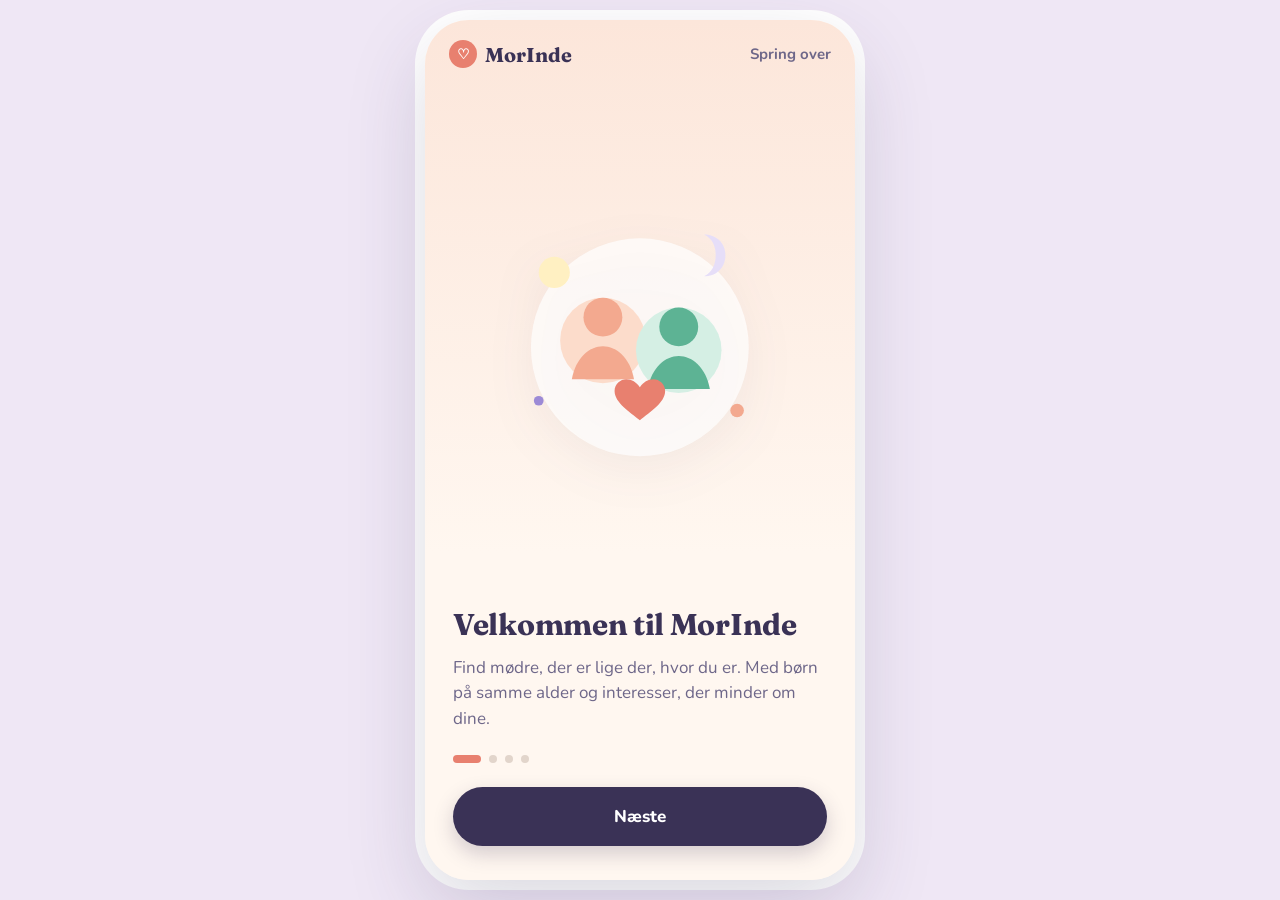
<file: prove/index.html>
<!DOCTYPE html>
<html lang="da">
<head>
<meta charset="UTF-8">
<meta name="viewport" content="width=device-width, initial-scale=1, viewport-fit=cover">
<meta name="theme-color" content="#FFF7F0">
<title>MorInde · Klikbar prototype</title>
<link href="/fonts/fonts.css" rel="stylesheet">
<style>
:root{
  --cream:#FFF7F0; --peach:#FCDCCB; --peach-d:#F3A98F; --coral:#E8806F;
  --lav:#E6DEF8; --lav-d:#9C8AD6; --mint:#D5EFE4; --mint-d:#5DB394;
  --sky:#DCEBFA; --butter:#FFF0C2; --ink:#3A3256; --ink-2:#6E6789; --line:#EFE4DA;
  --r-lg:28px; --r-md:20px;
}
*{box-sizing:border-box;margin:0;padding:0;-webkit-tap-highlight-color:transparent}
html,body{height:100%}
body{font-family:'Nunito',system-ui,sans-serif;color:var(--ink);background:#EFE7F5;display:flex;justify-content:center;align-items:center;min-height:100%}
.phone{position:relative;width:100%;max-width:430px;height:100dvh;max-height:932px;background:var(--cream);overflow:hidden;display:flex;flex-direction:column}
@media (min-width:500px){.phone{height:860px;border-radius:44px;box-shadow:0 30px 80px rgba(58,50,86,.18),0 0 0 10px #fff}}
h1,h2{font-family:'Fraunces',Georgia,serif;font-weight:700;letter-spacing:-.01em;line-height:1.15}
h1{font-size:30px} h2{font-size:26px}
p.lead{font-size:17px;line-height:1.5;color:var(--ink-2)}
.screen{position:absolute;inset:0;display:flex;flex-direction:column;opacity:0;pointer-events:none;transform:translateX(24px);transition:opacity .35s ease,transform .35s ease}
.screen.active{opacity:1;pointer-events:auto;transform:none}
.screen.leaving{transform:translateX(-24px)}
.pad{padding:24px}
.btn{appearance:none;border:0;width:100%;padding:18px 24px;border-radius:999px;font:800 17px 'Nunito',sans-serif;cursor:pointer;background:var(--ink);color:#fff;box-shadow:0 8px 20px rgba(58,50,86,.22);transition:transform .15s,opacity .2s,background .2s}
.btn:active{transform:scale(.97)}
.btn:disabled{opacity:.35;box-shadow:none;cursor:default}
.btn.coral{background:var(--coral);box-shadow:0 8px 22px rgba(232,128,111,.35)}
.btn.ghost{background:transparent;color:var(--ink-2);box-shadow:none;font-weight:700;padding:12px}
.logo{display:flex;align-items:center;gap:8px;font:700 20px 'Fraunces',serif}
.logo i{width:28px;height:28px;border-radius:50%;background:var(--coral);display:inline-grid;place-items:center;color:#fff;font-style:normal;font-size:14px}

/* Welcome */
#welcome{background:linear-gradient(180deg,var(--bgw,#FCE6DA) 0%,var(--cream) 62%);transition:background .5s}
.w-top{display:flex;justify-content:space-between;align-items:center;padding:20px 24px 0}
.skip{background:none;border:0;font:700 15px 'Nunito';color:var(--ink-2);cursor:pointer}
.slides{flex:1;display:flex;transition:transform .45s cubic-bezier(.3,.8,.3,1);touch-action:pan-y}
.slide{min-width:100%;display:flex;flex-direction:column;padding:8px 28px 0}
.art{flex:1;display:grid;place-items:center;min-height:250px}
.art svg{width:min(78%,300px);height:auto;filter:drop-shadow(0 14px 24px rgba(58,50,86,.08))}
.slide h1{margin-bottom:12px}
.w-bottom{padding:24px 28px 34px}
.dots{display:flex;gap:8px;margin-bottom:24px}
.dots span{height:8px;width:8px;border-radius:99px;background:#E2D5CB;transition:all .3s}
.dots span.on{width:28px;background:var(--coral)}
.float{animation:float 5s ease-in-out infinite}
.float2{animation:float 6s ease-in-out infinite reverse}
@keyframes float{50%{transform:translateY(-8px)}}

/* Questions */
#quiz{background:var(--cream)}
.q-head{padding:20px 24px 0;display:flex;align-items:center;gap:14px}
.back{width:42px;height:42px;border-radius:50%;border:0;background:#fff;box-shadow:0 2px 10px rgba(58,50,86,.08);display:grid;place-items:center;cursor:pointer;flex:none}
.back svg{width:18px}
.progress{flex:1;height:10px;background:#F1E5DB;border-radius:99px;overflow:hidden}
.progress b{display:block;height:100%;width:10%;background:linear-gradient(90deg,var(--peach-d),var(--coral));border-radius:99px;transition:width .4s ease}
.q-count{font-weight:800;font-size:14px;color:var(--ink-2);min-width:38px;text-align:right}
.q-body{flex:1;padding:30px 24px 0;overflow-y:auto}
.q-emoji{width:64px;height:64px;border-radius:22px;display:grid;place-items:center;font-size:32px;margin-bottom:20px}
.q-body h2{margin-bottom:8px}
.q-hint{color:var(--ink-2);font-size:16px;margin-bottom:26px;line-height:1.45}
.field{width:100%;padding:20px 22px;border-radius:var(--r-md);border:2px solid var(--line);background:#fff;font:700 20px 'Nunito';color:var(--ink);outline:none;transition:border .2s,box-shadow .2s}
.field:focus{border-color:var(--peach-d);box-shadow:0 0 0 5px rgba(243,169,143,.18)}
.chips{display:flex;flex-direction:column;gap:12px}
.chips.wrap{flex-direction:row;flex-wrap:wrap}
.chip{appearance:none;border:2px solid var(--line);background:#fff;border-radius:var(--r-md);padding:18px 20px;font:700 17px 'Nunito';color:var(--ink);text-align:left;cursor:pointer;display:flex;align-items:center;gap:14px;transition:all .18s}
.chips.wrap .chip{border-radius:999px;padding:13px 18px;font-size:16px}
.chip .ic{font-size:22px}
.chip .ck{margin-left:auto;width:24px;height:24px;border-radius:50%;border:2px solid var(--line);flex:none;display:grid;place-items:center;transition:all .18s}
.chip.sel{border-color:var(--coral);background:#FFF0EA;box-shadow:0 6px 16px rgba(232,128,111,.15)}
.chip.sel .ck{background:var(--coral);border-color:var(--coral)}
.chip.sel .ck:after{content:'';width:6px;height:11px;border:solid #fff;border-width:0 3px 3px 0;transform:rotate(45deg) translate(-1px,-1px)}
.chip:active{transform:scale(.98)}
.q-foot{padding:16px 24px 34px}

/* Loading */
#loading{background:linear-gradient(180deg,var(--lav),var(--cream));align-items:center;justify-content:center;text-align:center;padding:30px}
.orbit{position:relative;width:220px;height:220px;margin-bottom:36px}
.orbit .core{position:absolute;inset:70px;border-radius:50%;background:var(--coral);display:grid;place-items:center;color:#fff;font:700 30px 'Fraunces';box-shadow:0 0 0 14px rgba(232,128,111,.15),0 0 0 30px rgba(232,128,111,.07);animation:pulse 1.6s ease-in-out infinite}
.orbit .ring{position:absolute;inset:0;animation:spin 6s linear infinite}
.orbit .ring span{position:absolute;width:46px;height:46px;border-radius:50%;display:grid;place-items:center;font:800 16px 'Nunito';color:var(--ink);border:3px solid #fff}
@keyframes spin{to{transform:rotate(360deg)}}
@keyframes pulse{50%{transform:scale(1.06)}}
.load-steps{list-style:none;margin-top:18px;font-weight:700;color:var(--ink-2);font-size:15px;min-height:24px}

/* Match */
#match{background:var(--cream)}
.m-scroll{flex:1;overflow-y:auto;padding:0 0 20px}
.m-hero{background:linear-gradient(160deg,var(--peach) 0%,var(--lav) 100%);padding:26px 24px 70px;border-radius:0 0 36px 36px;position:relative}
.badge{display:inline-flex;align-items:center;gap:6px;background:rgba(255,255,255,.75);border-radius:99px;padding:6px 12px;font-weight:800;font-size:13px;margin-bottom:14px}
.m-hero h1{font-size:28px;margin-bottom:8px}
.m-hero p{color:var(--ink-2);font-size:16px;line-height:1.45}
.group-card{margin:-50px 18px 0;background:#fff;border-radius:var(--r-lg);padding:22px;box-shadow:0 14px 40px rgba(58,50,86,.10);position:relative}
.gc-top{display:flex;align-items:center;justify-content:space-between;gap:12px;margin-bottom:16px}
.gc-top .stack .av{width:38px;height:38px;font-size:14px;margin-left:-10px}.gc-top .stack .av:first-child{margin-left:0}
.gc-name{font:700 20px 'Fraunces'}
.stack{display:flex}
.av{width:44px;height:44px;border-radius:50%;display:grid;place-items:center;font:800 16px 'Nunito';color:var(--ink);border:3px solid #fff;flex:none}
.stack .av{margin-left:-12px}.stack .av:first-child{margin-left:0}
.facts{display:grid;grid-template-columns:1fr 1fr;gap:10px}
.fact{background:var(--cream);border-radius:16px;padding:12px 14px}
.fact small{display:block;font-size:12px;font-weight:800;color:var(--ink-2);text-transform:uppercase;letter-spacing:.04em;margin-bottom:3px}
.fact b{font-size:15px}
.sec-t{font:700 19px 'Fraunces';margin:26px 24px 12px}
.shared{display:flex;flex-wrap:wrap;gap:8px;padding:0 24px}
.tag{padding:8px 14px;border-radius:99px;font-weight:800;font-size:14px;background:#fff;border:2px solid var(--line);color:var(--ink-2)}
.tag.hit{background:var(--mint);border-color:var(--mint);color:#22644C}
.moms{display:flex;flex-direction:column;gap:12px;padding:0 18px}
.mom{background:#fff;border-radius:var(--r-md);padding:16px;display:flex;gap:14px;align-items:flex-start;box-shadow:0 4px 14px rgba(58,50,86,.05)}
.mom .av{width:52px;height:52px;font-size:19px;border:0}
.mom h3{font-size:17px;font-weight:800}
.mom .sub{font-size:14px;color:var(--ink-2);margin:2px 0 8px}
.mom .tags{display:flex;flex-wrap:wrap;gap:6px}
.mom .tag{font-size:12px;padding:5px 10px;border-width:0;background:#F6EFE9}
.mom .tag.hit{background:var(--mint)}
.note{margin:18px 24px 0;font-size:13px;color:var(--ink-2);text-align:center;line-height:1.4}
.m-foot{padding:14px 24px 30px;background:linear-gradient(180deg,rgba(255,247,240,0),var(--cream) 30%)}

/* Chat */
#chat{background:#FBF5FF}
.c-head{display:flex;align-items:center;gap:12px;padding:16px 18px;background:#fff;border-bottom:1px solid #EEE6F5}
.c-head .stack .av{width:34px;height:34px;font-size:13px;margin-left:-10px;border-width:2px}
.c-head .stack .av:first-child{margin-left:0}
.c-title{flex:1;min-width:0}
.c-title b{display:block;font-size:16px}
.c-title small{color:var(--ink-2);font-size:13px}
.msgs{flex:1;overflow-y:auto;padding:18px 16px;display:flex;flex-direction:column;gap:10px}
.day{align-self:center;font-size:12px;font-weight:800;color:var(--ink-2);background:#fff;padding:5px 12px;border-radius:99px;margin-bottom:6px}
.sys{align-self:center;text-align:center;font-size:13px;color:var(--ink-2);background:var(--butter);padding:10px 14px;border-radius:16px;max-width:88%;line-height:1.4}
.msg{display:flex;gap:8px;align-items:flex-end;max-width:84%}
.msg .av{width:30px;height:30px;font-size:12px;border:0}
.bub{background:#fff;padding:11px 15px;border-radius:20px 20px 20px 6px;font-size:15.5px;line-height:1.4;box-shadow:0 2px 8px rgba(58,50,86,.05)}
.bub .who{display:block;font-size:12px;font-weight:800;color:var(--lav-d);margin-bottom:2px}
.msg.me{align-self:flex-end;flex-direction:row-reverse}
.msg.me .bub{background:var(--coral);color:#fff;border-radius:20px 20px 6px 20px}
.msg.pop{animation:pop .3s ease}
@keyframes pop{from{opacity:0;transform:translateY(8px) scale(.97)}}
.typing .bub{display:flex;gap:4px;padding:14px 16px}
.typing i{width:7px;height:7px;border-radius:50%;background:#C9BFE0;animation:blink 1.2s infinite}
.typing i:nth-child(2){animation-delay:.2s}.typing i:nth-child(3){animation-delay:.4s}
@keyframes blink{50%{opacity:.3}}
.quick{display:flex;gap:8px;overflow-x:auto;padding:0 16px 10px;scrollbar-width:none}
.quick button{flex:none;border:2px solid #E6DEF8;background:#fff;border-radius:99px;padding:8px 14px;font:700 14px 'Nunito';color:var(--ink);cursor:pointer}
.composer{display:flex;gap:10px;padding:10px 14px 26px;background:#fff;border-top:1px solid #EEE6F5}
.composer input{flex:1;border:0;background:#F5EFFA;border-radius:99px;padding:14px 18px;font:600 16px 'Nunito';color:var(--ink);outline:none}
.send{width:50px;height:50px;border-radius:50%;border:0;background:var(--coral);display:grid;place-items:center;cursor:pointer;flex:none}
.send svg{width:20px;fill:#fff}
.proto-tag{position:absolute;top:10px;left:50%;transform:translateX(-50%);font-size:10px;font-weight:800;letter-spacing:.08em;text-transform:uppercase;color:rgba(58,50,86,.35);pointer-events:none;z-index:5}
</style>
</head>
<body>
<div class="phone" id="app">

<!-- WELCOME -->
<section class="screen active" id="welcome">
  <div class="w-top">
    <div class="logo"><i>♡</i>MorInde</div>
    <button class="skip" id="skipBtn">Spring over</button>
  </div>
  <div class="slides" id="slides">
    <div class="slide">
      <div class="art">
        <svg viewBox="0 0 300 260">
          <circle cx="150" cy="135" r="112" fill="#fff" opacity=".7"/>
          <circle class="float2" cx="62" cy="58" r="16" fill="#FFF0C2"/>
          <path class="float" d="M238 40c0 14-10 22-22 22 8-4 12-12 12-22s-4-17-12-21c12 0 22 8 22 21z" fill="#E6DEF8"/>
          <g class="float">
            <circle cx="112" cy="128" r="44" fill="#FCDCCB"/>
            <circle cx="112" cy="104" r="20" fill="#F3A98F"/>
            <path d="M80 168c4-22 18-34 32-34s28 12 32 34z" fill="#F3A98F"/>
          </g>
          <g class="float2">
            <circle cx="190" cy="138" r="44" fill="#D5EFE4"/>
            <circle cx="190" cy="114" r="20" fill="#5DB394"/>
            <path d="M158 178c4-22 18-34 32-34s28 12 32 34z" fill="#5DB394"/>
          </g>
          <path d="M150 210c-10-8-26-18-26-30 0-7 6-12 12-12 6 0 10 3 14 8 4-5 8-8 14-8 6 0 12 5 12 12 0 12-16 22-26 30z" fill="#E8806F"/>
          <circle cx="250" cy="200" r="7" fill="#F3A98F"/><circle cx="46" cy="190" r="5" fill="#9C8AD6"/>
        </svg>
      </div>
      <h1>Velkommen til MorInde</h1>
      <p class="lead">Find mødre, der er lige der, hvor du er. Med børn på samme alder og interesser, der minder om dine.</p>
    </div>
    <div class="slide">
      <div class="art">
        <svg viewBox="0 0 300 260">
          <circle cx="150" cy="130" r="112" fill="#fff" opacity=".7"/>
          <g class="float">
            <rect x="46" y="78" width="98" height="120" rx="22" fill="#FCDCCB"/>
            <circle cx="95" cy="120" r="18" fill="#fff"/>
            <path d="M74 162h42" stroke="#fff" stroke-width="8" stroke-linecap="round"/>
            <path d="M70 70c10-20 40-20 50 0" stroke="#5DB394" stroke-width="7" fill="none" stroke-linecap="round"/>
          </g>
          <g class="float2">
            <rect x="160" y="62" width="96" height="140" rx="20" fill="#E6DEF8"/>
            <rect x="172" y="78" width="72" height="90" rx="12" fill="#fff"/>
            <circle cx="208" cy="112" r="14" fill="#9C8AD6"/>
            <path d="M190 150c4-12 12-16 18-16s14 4 18 16z" fill="#9C8AD6"/>
            <circle cx="208" cy="186" r="6" fill="#fff"/>
          </g>
          <path d="M140 222c10 6 22 6 32 0" stroke="#E8806F" stroke-width="6" fill="none" stroke-linecap="round"/>
          <circle cx="40" cy="60" r="8" fill="#FFF0C2"/><circle cx="262" cy="226" r="6" fill="#F3A98F"/>
        </svg>
      </div>
      <h1>Din mødregruppe, dit valg</h1>
      <p class="lead">Mød hinanden i virkeligheden, online eller begge dele. Du bestemmer.</p>
    </div>
    <div class="slide">
      <div class="art">
        <svg viewBox="0 0 300 260">
          <circle cx="150" cy="130" r="112" fill="#fff" opacity=".7"/>
          <g class="float">
            <path d="M52 70h120a20 20 0 0 1 20 20v44a20 20 0 0 1-20 20H96l-26 22v-22H52a20 20 0 0 1-20-20V90a20 20 0 0 1 20-20z" fill="#FCDCCB"/>
            <circle cx="82" cy="112" r="7" fill="#E8806F"/><circle cx="112" cy="112" r="7" fill="#E8806F"/><circle cx="142" cy="112" r="7" fill="#E8806F"/>
          </g>
          <g class="float2">
            <path d="M248 128H140a18 18 0 0 0-18 18v36a18 18 0 0 0 18 18h68l24 20v-20h16a18 18 0 0 0 18-18v-36a18 18 0 0 0-18-18z" fill="#D5EFE4"/>
            <path d="M178 166c-6-5-14-10-14-17 0-4 3-7 7-7s6 2 7 4c1-2 4-4 7-4 4 0 7 3 7 7 0 7-8 12-14 17z" fill="#5DB394"/>
            <path d="M206 160h30" stroke="#5DB394" stroke-width="6" stroke-linecap="round"/>
          </g>
          <circle cx="252" cy="62" r="10" fill="#FFF0C2"/><circle cx="44" cy="206" r="6" fill="#9C8AD6"/>
        </svg>
      </div>
      <h1>Lær hinanden at kende først</h1>
      <p class="lead">Skriv sammen i appen, før I mødes. Så er det første møde lidt nemmere.</p>
    </div>
    <div class="slide">
      <div class="art">
        <svg viewBox="0 0 300 260">
          <circle cx="150" cy="130" r="112" fill="#fff" opacity=".7"/>
          <g class="float">
            <circle cx="150" cy="128" r="72" fill="#FFF0C2"/>
            <circle cx="150" cy="128" r="56" fill="#fff"/>
            <path d="M150 92v36l24 16" stroke="#E8806F" stroke-width="9" fill="none" stroke-linecap="round" stroke-linejoin="round"/>
            <circle cx="150" cy="128" r="7" fill="#3A3256"/>
          </g>
          <path class="float2" d="M58 70l6 14 14 6-14 6-6 14-6-14-14-6 14-6z" fill="#9C8AD6"/>
          <path class="float" d="M242 178l5 11 11 5-11 5-5 11-5-11-11-5 11-5z" fill="#5DB394"/>
          <circle cx="246" cy="66" r="8" fill="#F3A98F"/>
        </svg>
      </div>
      <h1>Det tager kun et par minutter</h1>
      <p class="lead">Svar på nogle få spørgsmål, så finder vi de mødre, der passer bedst til dig.</p>
    </div>
  </div>
  <div class="w-bottom">
    <div class="dots" id="dots"><span class="on"></span><span></span><span></span><span></span></div>
    <button class="btn" id="wNext">Næste</button>
  </div>
</section>

<!-- QUIZ -->
<section class="screen" id="quiz">
  <div class="q-head">
    <button class="back" id="qBack" aria-label="Tilbage"><svg viewBox="0 0 24 24" fill="none" stroke="#3A3256" stroke-width="3" stroke-linecap="round" stroke-linejoin="round"><path d="M15 5l-7 7 7 7"/></svg></button>
    <div class="progress"><b id="bar"></b></div>
    <div class="q-count" id="qCount">1/10</div>
  </div>
  <div class="q-body" id="qBody"></div>
  <div class="q-foot"><button class="btn" id="qNext" disabled>Næste</button></div>
</section>

<!-- LOADING -->
<section class="screen" id="loading">
  <div class="orbit">
    <div class="ring" id="ring"></div>
    <div class="core">♡</div>
  </div>
  <h2>Vi finder din gruppe</h2>
  <ul class="load-steps"><li id="loadStep">Kigger efter babyer på samme alder</li></ul>
</section>

<!-- MATCH -->
<section class="screen" id="match">
  <div class="m-scroll">
    <div class="m-hero">
      <span class="badge">✨ Vi har fundet en gruppe</span>
      <h1 id="mTitle">Mød dine mødre</h1>
      <p id="mSub"></p>
    </div>
    <div class="group-card">
      <div class="gc-top">
        <div class="gc-name" id="gName">Barnevognsbanden</div>
        <div class="stack" id="gStack"></div>
      </div>
      <div class="facts" id="facts"></div>
    </div>
    <div class="sec-t">Det kan I lave sammen</div>
    <div class="shared" id="sharedActs"></div>
    <div class="sec-t">I har det her til fælles</div>
    <div class="shared" id="shared"></div>
    <div class="sec-t">Mødrene i gruppen</div>
    <div class="moms" id="moms"></div>
    <p class="note">Prototype: navne og profiler er opdigtede eksempler.</p>
  </div>
  <div class="m-foot">
    <button class="btn coral" id="toChat">Sig hej i gruppechatten</button>
  </div>
</section>

<!-- CHAT -->
<section class="screen" id="chat">
  <div class="c-head">
    <button class="back" id="cBack" aria-label="Tilbage"><svg viewBox="0 0 24 24" fill="none" stroke="#3A3256" stroke-width="3" stroke-linecap="round" stroke-linejoin="round"><path d="M15 5l-7 7 7 7"/></svg></button>
    <div class="c-title"><b id="cName">Barnevognsbanden</b><small id="cMembers"></small></div>
    <div class="stack" id="cStack"></div>
  </div>
  <div class="msgs" id="msgs"></div>
  <div class="quick" id="quick"></div>
  <form class="composer" id="composer">
    <input id="chatInput" placeholder="Skriv en besked" autocomplete="off">
    <button class="send" aria-label="Send"><svg viewBox="0 0 24 24"><path d="M3.4 20.4l17.4-7.5c.8-.4.8-1.5 0-1.8L3.4 3.6c-.7-.3-1.4.3-1.3 1l1.2 6.1 9.2 1.3-9.2 1.3-1.2 6.1c-.1.7.6 1.3 1.3 1z"/></svg></button>
  </form>
</section>

</div>

<script>
const $=s=>document.querySelector(s);
const state={baby:'',born:'',zip:'',meet:'',first:'',day:[],likes:[],lang:'',size:'',time:''};

/* ---------- Screens ---------- */
function show(id){
  const cur=document.querySelector('.screen.active');
  if(cur){cur.classList.add('leaving');cur.classList.remove('active');setTimeout(()=>cur.classList.remove('leaving'),400)}
  $('#'+id).classList.add('active');
}

/* ---------- Welcome ---------- */
let slide=0;const bgs=['#FCE6DA','#E6DEF8','#D5EFE4','#FFF0C2'];
function setSlide(i){
  slide=Math.max(0,Math.min(3,i));
  $('#slides').style.transform=`translateX(${-100*slide}%)`;
  document.querySelectorAll('#dots span').forEach((d,k)=>d.classList.toggle('on',k===slide));
  $('#welcome').style.setProperty('--bgw',bgs[slide]);
  $('#wNext').textContent=slide===3?'Kom i gang':'Næste';
  $('#wNext').classList.toggle('coral',slide===3);
  $('#skipBtn').style.visibility=slide===3?'hidden':'visible';
}
$('#wNext').onclick=()=>slide<3?setSlide(slide+1):startQuiz();
$('#skipBtn').onclick=()=>setSlide(3);
let sx=null;
$('#slides').addEventListener('touchstart',e=>sx=e.touches[0].clientX,{passive:true});
$('#slides').addEventListener('touchend',e=>{if(sx===null)return;const dx=e.changedTouches[0].clientX-sx;if(Math.abs(dx)>45)setSlide(slide+(dx<0?1:-1));sx=null});

/* ---------- Questions ---------- */
const Q=[
 {k:'baby',t:'Hvad hedder din lille?',h:'Navn eller kaldenavn, så vi kan sige hej til jer begge.',e:'🍼',c:'#FCDCCB',type:'text',ph:'Fx Alma'},
 {k:'born',t:'Hvornår kom din baby til verden?',h:'Så du matches med mødre, hvis børn er på samme alder.',e:'🎈',c:'#E6DEF8',type:'date'},
 {k:'zip',t:'Hvor bor du?',h:'Dit postnummer, så gruppen ligger tæt på dig.',e:'🏡',c:'#D5EFE4',type:'zip',ph:'Fx 2300'},
 {k:'meet',t:'Hvordan vil du helst mødes?',h:'Du kan altid ændre det senere.',e:'🤝',c:'#DCEBFA',opts:[['🌳','Fysisk'],['💻','Online'],['✨','Begge dele']]},
 {k:'first',t:'Er det dit første barn?',h:'Så kan vi finde mødre i samme situation.',e:'💛',c:'#FFF0C2',opts:[['🌱','Ja, første gang'],['🌻','Nej, jeg har prøvet det før']]},
 {k:'day',t:'Hvordan ser en god mødregruppedag ud for dig?',h:'Vælg gerne flere.',e:'☕️',c:'#FCDCCB',multi:true,opts:[['🚶‍♀️','Gåtur med barnevogn'],['☕️','Kaffe på café'],['🧸','Legestue'],['🛋️','Hyggesnak derhjemme'],['🏊‍♀️','Babysvømning'],['🎶','Babysalmesang'],['🤸‍♀️','Mor og baby træning'],['📖','Biblioteket'],['🖼️','Museum'],['🧺','Picnic i parken'],['🥗','Frokost ude'],['💻','Online videosnak']]},
 {k:'likes',t:'Hvad kan du godt lide?',h:'Vælg gerne flere.',e:'🌈',c:'#E6DEF8',multi:true,opts:[['🧘‍♀️','Træning'],['🌿','Natur'],['🍝','Mad'],['🎨','Kreativitet'],['📚','Bøger'],['📺','Serier'],['✈️','Rejser'],['💼','Karriere']]},
 {k:'lang',t:'Hvilket sprog vil du tale i gruppen?',h:'',e:'💬',c:'#D5EFE4',opts:[['🇩🇰','Dansk'],['🇬🇧','Engelsk'],['🌍','Begge']]},
 {k:'size',t:'Hvor stor skal gruppen være?',h:'',e:'👭',c:'#DCEBFA',opts:[['🌸','Lille (3 til 4)'],['🌼','Mellem (5 til 6)'],['🤍','Det er lige meget']]},
 {k:'time',t:'Hvornår passer det dig bedst at mødes?',h:'Sidste spørgsmål!',e:'🗓️',c:'#FFF0C2',opts:[['🌤️','Formiddag'],['☀️','Eftermiddag'],['🧺','Weekend']]}
];
let qi=0;
function startQuiz(){qi=0;renderQ();show('quiz')}
function valid(q){
  const v=state[q.k];
  if(q.type==='zip')return /^\d{4}$/.test(v);
  if(q.multi)return v.length>0;
  return !!(v&&String(v).trim());
}
function renderQ(){
  const q=Q[qi];
  $('#bar').style.width=((qi+1)/Q.length*100)+'%';
  $('#qCount').textContent=(qi+1)+'/'+Q.length;
  let html=`<div class="q-emoji" style="background:${q.c}">${q.e}</div><h2>${q.t}</h2>${q.h?`<p class="q-hint">${q.h}</p>`:'<div style="height:22px"></div>'}`;
  if(q.type==='text')html+=`<input class="field" id="inp" placeholder="${q.ph}" value="${esc(state[q.k])}" autocomplete="off">`;
  else if(q.type==='zip')html+=`<input class="field" id="inp" inputmode="numeric" maxlength="4" placeholder="${q.ph}" value="${esc(state[q.k])}">`;
  else if(q.type==='date'){const t=new Date().toISOString().slice(0,10);html+=`<input class="field" id="inp" type="date" max="${t}" value="${state[q.k]}">`}
  else{
    html+=`<div class="chips ${q.multi?'wrap':''}">`+q.opts.map(([ic,l])=>{
      const s=q.multi?state[q.k].includes(l):state[q.k]===l;
      return `<button class="chip ${s?'sel':''}" data-v="${l}"><span class="ic">${ic}</span>${l}${q.multi?'':'<span class="ck"></span>'}</button>`}).join('')+`</div>`;
  }
  $('#qBody').innerHTML=html;$('#qBody').scrollTop=0;
  const inp=$('#inp');
  if(inp){
    inp.oninput=()=>{if(q.type==='zip')inp.value=inp.value.replace(/\D/g,'');state[q.k]=inp.value;upd()};
    inp.onkeydown=e=>{if(e.key==='Enter'&&valid(q))next()};
  }
  document.querySelectorAll('.chip').forEach(b=>b.onclick=()=>{
    const v=b.dataset.v;
    if(q.multi){const a=state[q.k];a.includes(v)?a.splice(a.indexOf(v),1):a.push(v);b.classList.toggle('sel')}
    else{state[q.k]=v;document.querySelectorAll('.chip').forEach(c=>c.classList.toggle('sel',c===b));upd();setTimeout(next,320);return}
    upd();
  });
  $('#qNext').textContent=qi===Q.length-1?'Find min gruppe':'Næste';
  upd();
}
function upd(){$('#qNext').disabled=!valid(Q[qi])}
function next(){if(!valid(Q[qi]))return;if(qi<Q.length-1){qi++;renderQ()}else startLoading()}
$('#qNext').onclick=next;
$('#qBack').onclick=()=>{if(qi>0){qi--;renderQ()}else{show('welcome')}};
function esc(s){return String(s||'').replace(/[&<>"]/g,c=>({'&':'&amp;','<':'&lt;','>':'&gt;','"':'&quot;'}[c]))}

/* ---------- Fictional group ---------- */
const MOMS=[
 {n:'Sofie',b:'Ella',c:'#FCDCCB',likes:['Natur','Bøger','Mad','Træning'],acts:['Gåtur med barnevogn','Picnic i parken','Babysalmesang']},
 {n:'Amira',b:'Noah',c:'#E6DEF8',likes:['Kreativitet','Mad','Rejser','Serier'],acts:['Kaffe på café','Museum','Frokost ude']},
 {n:'Line',b:'Karla',c:'#D5EFE4',likes:['Træning','Karriere','Natur','Serier'],acts:['Mor og baby træning','Babysvømning','Gåtur med barnevogn']},
 {n:'Maja',b:'Oscar',c:'#FFF0C2',likes:['Bøger','Kreativitet','Rejser','Karriere'],acts:['Biblioteket','Legestue','Hyggesnak derhjemme']}
];
const ALL_ACTS=['Gåtur med barnevogn','Kaffe på café','Legestue','Hyggesnak derhjemme','Babysvømning','Babysalmesang','Mor og baby træning','Biblioteket','Museum','Picnic i parken','Frokost ude','Online videosnak'];
const ALL_LIKES=['Træning','Natur','Mad','Kreativitet','Bøger','Serier','Rejser','Karriere'];
function groupSize(){return state.size==='Lille (3 til 4)'?3:4}
function moms(){
  // make sure each mom shares at least one of the user's interests
  return MOMS.slice(0,groupSize()).map((m,i)=>{
    let likes=[...m.likes];
    const mine=state.likes.length?state.likes:['Natur'];
    if(!likes.some(l=>mine.includes(l))){likes[0]=mine[i%mine.length]}
    let acts=[...m.acts];
    const myActs=state.day.length?state.day:['Gåtur med barnevogn'];
    const pick=myActs[i%myActs.length];
    if(!acts.includes(pick))acts=[pick,...acts.slice(0,2)];
    return {...m,likes,acts};
  });
}
function babyAge(){
  if(!state.born)return '';
  const d=(Date.now()-new Date(state.born))/864e5;
  if(d<0)return '';
  const w=Math.floor(d/7);
  if(w<1)return 'helt nyfødt';
  if(w<13)return w+(w===1?' uge':' uger');
  const m=Math.floor(d/30.4);return m+(m===1?' måned':' måneder');
}
function initial(n){return n.trim().charAt(0).toUpperCase()}

/* ---------- Loading ---------- */
function startLoading(){
  const ring=$('#ring');ring.innerHTML='';
  const ms=moms();
  ms.forEach((m,i)=>{
    const a=i/ms.length*Math.PI*2-Math.PI/2;
    const s=document.createElement('span');s.textContent=initial(m.n);s.style.background=m.c;
    s.style.left=(110+88*Math.cos(a)-23)+'px';s.style.top=(110+88*Math.sin(a)-23)+'px';
    ring.appendChild(s);
  });
  show('loading');
  const steps=['Kigger efter babyer på samme alder','Finder mødre tæt på '+state.zip,'Matcher jeres interesser'];
  let k=0;$('#loadStep').textContent=steps[0];
  const t=setInterval(()=>{k++;if(k<steps.length)$('#loadStep').textContent=steps[k]},900);
  setTimeout(()=>{clearInterval(t);renderMatch();show('match')},2900);
}

/* ---------- Match ---------- */
const GROUP_NAMES={'Gåtur med barnevogn':'Barnevognsbanden','Kaffe på café':'Kaffeklubben','Legestue':'Legestuevennerne','Hyggesnak derhjemme':'Sofaholdet','Babysvømning':'Plaskeholdet','Babysalmesang':'Sangfuglene','Mor og baby træning':'Træningsholdet','Biblioteket':'Bogormene','Museum':'Kulturmødrene','Picnic i parken':'Picnicklubben','Frokost ude':'Frokostklubben','Online videosnak':'Skærmveninderne'};
function topActs(){
  const ms=moms(),cnt=a=>ms.filter(m=>m.acts.includes(a)).length;
  return [...state.day].map((a,i)=>[a,cnt(a),i]).sort((x,y)=>y[1]-x[1]||x[2]-y[2]).map(x=>x[0]);
}
function mainAct(){return topActs()[0]||'Gåtur med barnevogn'}
function groupName(){return GROUP_NAMES[mainAct()]||'Barnevognsbanden'}
function renderMatch(){
  const ms=moms(),baby=state.baby.trim()||'din lille',age=babyAge();
  $('#mTitle').textContent='Hej til dig og '+baby+' 👋';
  $('#mSub').textContent=`Vi har fundet ${ms.length} mødre tæt på ${state.zip}, som har børn på samme alder som ${baby} og deler nogle af dine interesser.`;
  $('#gName').textContent=groupName();
  $('#gStack').innerHTML=ms.map(m=>`<div class="av" style="background:${m.c}">${initial(m.n)}</div>`).join('');
  const meet={'Fysisk':'Fysisk','Online':'Online','Begge dele':'Fysisk og online'}[state.meet]||'Fysisk';
  $('#facts').innerHTML=[
    ['Børnenes alder',age?'Omkring '+age:'Samme alder'],
    ['Område',state.zip||'Tæt på dig'],
    ['Mødes',meet],
    ['Tidspunkt',state.time||'Formiddag'],
    ['Sprog',state.lang==='Begge'?'Dansk og engelsk':(state.lang||'Dansk')],
    ['Første møde',mainAct()]
  ].map(([s,b])=>`<div class="fact"><small>${s}</small><b>${esc(b)}</b></div>`).join('');
  const groupLikes=new Set(ms.flatMap(m=>m.likes));
  const order=[...state.likes.filter(l=>groupLikes.has(l)),...ALL_LIKES.filter(l=>!state.likes.includes(l)&&groupLikes.has(l))];
  $('#shared').innerHTML=order.map(l=>`<span class="tag ${state.likes.includes(l)?'hit':''}">${state.likes.includes(l)?'✓ ':''}${l}</span>`).join('');
  const groupActs=new Set(ms.flatMap(m=>m.acts));
  const aOrder=[...topActs().filter(a=>groupActs.has(a)),...ALL_ACTS.filter(a=>!state.day.includes(a)&&groupActs.has(a))];
  $('#sharedActs').innerHTML=aOrder.map(a=>`<span class="tag ${state.day.includes(a)?'hit':''}">${state.day.includes(a)?'✓ ':''}${a}</span>`).join('');
  $('#moms').innerHTML=ms.map(m=>{
    const shared=m.likes.filter(l=>state.likes.includes(l)).length+m.acts.filter(a=>state.day.includes(a)).length;
    return `<div class="mom"><div class="av" style="background:${m.c}">${initial(m.n)}</div><div>
      <h3>${m.n}</h3><div class="sub">Mor til ${m.b}${age?', '+age:''} · ${shared} ting til fælles</div>
      <div class="tags">${m.acts.filter(a=>state.day.includes(a)).map(a=>`<span class="tag hit">${a}</span>`).join('')}${m.likes.map(l=>`<span class="tag ${state.likes.includes(l)?'hit':''}">${l}</span>`).join('')}</div></div></div>`}).join('');
  $('.m-scroll').scrollTop=0;
}
$('#toChat').onclick=()=>{renderChat();show('chat')};

/* ---------- Chat ---------- */
let chatReady=false,replied=false;
function addMsg(m,me,text,anim=true){
  const el=document.createElement('div');el.className='msg'+(me?' me':'')+(anim?' pop':'');
  el.innerHTML=me?`<div class="bub">${esc(text)}</div>`:`<div class="av" style="background:${m.c}">${initial(m.n)}</div><div class="bub"><span class="who">${m.n}</span>${esc(text)}</div>`;
  $('#msgs').appendChild(el);$('#msgs').scrollTop=$('#msgs').scrollHeight;
}
function renderChat(){
  const ms=moms();
  $('#cName').textContent=groupName();
  $('#cMembers').textContent=ms.map(m=>m.n).join(', ')+' og dig';
  $('#cStack').innerHTML=ms.slice(0,3).map(m=>`<div class="av" style="background:${m.c}">${initial(m.n)}</div>`).join('');
  if(chatReady)return;chatReady=true;
  $('#msgs').innerHTML=`<div class="day">I dag</div><div class="sys">🎉 Velkommen til ${groupName()}! Sig hej og lær hinanden lidt at kende, før I mødes.</div>`;
  const when={'Formiddag':'en formiddag i næste uge','Eftermiddag':'en eftermiddag i næste uge','Weekend':'i weekenden'}[state.time]||'en formiddag i næste uge';
  const PLANS={'Gåtur med barnevogn':`gå en tur med barnevognene ${when}`,'Kaffe på café':`mødes til kaffe på en café ${when}`,'Legestue':`tage i legestue sammen ${when}`,'Hyggesnak derhjemme':`mødes til en hyggesnak hjemme hos en af os ${when}`,'Babysvømning':`tage til babysvømning sammen ${when}`,'Babysalmesang':`prøve babysalmesang sammen ${when}`,'Mor og baby træning':`tage til mor og baby træning ${when}`,'Biblioteket':`mødes på biblioteket ${when}`,'Museum':`tage på museum med barnevognene ${when}`,'Picnic i parken':`holde picnic i parken ${when}`,'Frokost ude':`spise frokost ude sammen ${when}`,'Online videosnak':`tage en hyggelig videosnak ${when}`};
  const acts=topActs();
  const plan=PLANS[acts[0]]||PLANS['Gåtur med barnevogn'];
  const alt=acts[1]?{'Gåtur med barnevogn':'en gåtur','Kaffe på café':'kaffe på café','Legestue':'legestue','Hyggesnak derhjemme':'en hyggesnak derhjemme','Babysvømning':'babysvømning','Babysalmesang':'babysalmesang','Mor og baby træning':'mor og baby træning','Biblioteket':'en tur på biblioteket','Museum':'en tur på museum','Picnic i parken':'picnic i parken','Frokost ude':'frokost ude','Online videosnak':'en videosnak'}[acts[1]]:'';
  addMsg(ms[0],false,`Hej allesammen! Jeg er Sofie, mor til Ella. Hvor dejligt at vi fandt hinanden 😊`,false);
  addMsg(ms[1],false,`Hej! Amira her med lille Noah. Skal vi ${plan}?`,false);
  if(ms[2])addMsg(ms[2],false,alt?`Det lyder perfekt. Og næste gang kunne vi prøve ${alt}? 🙌`:`Det lyder perfekt. Jeg er klar! 🙌`,false);
  const qr=['Hej allesammen 👋','Det lyder hyggeligt!','Hvilken dag passer jer?'];
  $('#quick').innerHTML=qr.map(t=>`<button type="button">${t}</button>`).join('');
  document.querySelectorAll('#quick button').forEach(b=>b.onclick=()=>send(b.textContent));
}
function send(text){
  text=text.trim();if(!text)return;
  addMsg(null,true,text);$('#chatInput').value='';
  if(!replied){replied=true;
    const ms=moms(),baby=state.baby.trim();
    setTimeout(()=>{
      const t=document.createElement('div');t.className='msg typing pop';t.innerHTML=`<div class="av" style="background:${ms[0].c}">${initial(ms[0].n)}</div><div class="bub"><i></i><i></i><i></i></div>`;
      $('#msgs').appendChild(t);$('#msgs').scrollTop=$('#msgs').scrollHeight;
      setTimeout(()=>{t.remove();addMsg(ms[0],false,baby?`Velkommen til dig og ${baby}! Hvor er det godt, du er med 💛`:`Velkommen! Hvor er det godt, du er med 💛`)},1400);
    },600);
  }
}
$('#composer').onsubmit=e=>{e.preventDefault();send($('#chatInput').value)};
$('#cBack').onclick=()=>show('match');

/* ---------- Demo deep links (?demo=question|match|chat) ---------- */
(function(){
  const d=new URLSearchParams(location.search).get('demo');
  if(!d)return;
  Object.assign(state,{baby:'Alma',born:new Date(Date.now()-10*7*864e5).toISOString().slice(0,10),zip:'2300',meet:'Begge dele',first:'Ja, første gang',day:['Gåtur med barnevogn','Babysalmesang','Picnic i parken'],likes:['Natur','Bøger','Træning','Mad'],lang:'Dansk',size:'Mellem (5 til 6)',time:'Formiddag'});
  document.querySelectorAll('.screen').forEach(s=>s.style.transition='none');
  if(d==='question'){qi=5;state.day=['Gåtur med barnevogn','Babysvømning','Picnic i parken'];renderQ();show('quiz')}
  if(d==='match'){renderMatch();show('match')}
  if(d==='chat'){renderChat();show('chat')}
})();
</script>
</body>
</html>
</file>
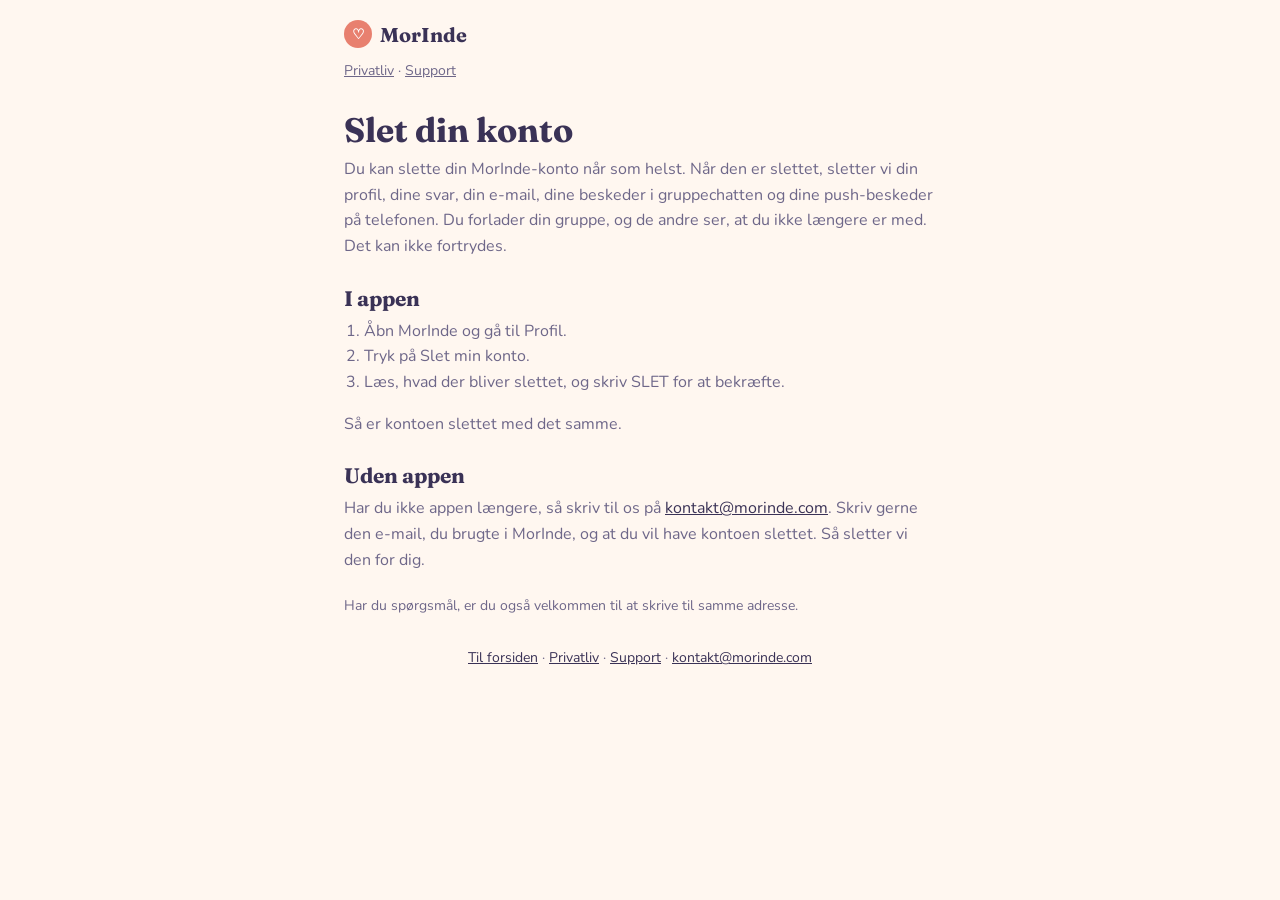
<file: slet-konto/index.html>
<!DOCTYPE html>
<html lang="da">
<head>
<meta charset="UTF-8">
<meta name="viewport" content="width=device-width, initial-scale=1, viewport-fit=cover">
<meta name="theme-color" content="#FFF7F0">
<title>Slet din konto · MorInde</title>
<meta name="description" content="Sådan sletter du din MorInde-konto i appen, eller beder os om det på e-mail.">
<link href="/fonts/fonts.css" rel="stylesheet">
<style>
:root{--cream:#FFF7F0;--coral:#E8806F;--ink:#3A3256;--ink-2:#6E6789;--butter:#FFF0C2}
*{box-sizing:border-box;margin:0;padding:0}
body{font-family:'Nunito',system-ui,sans-serif;color:var(--ink);background:var(--cream);line-height:1.6}
.wrap{max-width:640px;margin:0 auto;padding:0 24px 40px}
header{padding:20px 0 10px}
.logo{display:inline-flex;align-items:center;gap:8px;font:700 20px 'Fraunces',serif;text-decoration:none;color:inherit}
.logo i{width:28px;height:28px;border-radius:50%;background:var(--coral);display:inline-grid;place-items:center;color:#fff;font-style:normal;font-size:14px}
h1,h2{font-family:'Fraunces',Georgia,serif;font-weight:700;line-height:1.2}
h1{font-size:34px;margin:18px 0 6px}
h2{font-size:21px;margin:26px 0 8px}
p,li{color:var(--ink-2);font-size:16px}
ul{padding-left:20px;margin:8px 0 16px}
a{color:var(--ink)}
footer{text-align:center;font-size:14px;color:var(--ink-2);padding-top:30px}
</style>
</head>
<body>
<div class="wrap">
  <header>
    <a class="logo" href="/"><i>♡</i>MorInde</a>
    <p style="margin-top:12px;font-size:14px"><a href="/privatliv/" style="color:#6E6789">Privatliv</a> · <a href="/support/" style="color:#6E6789">Support</a></p>
  </header>
  <h1>Slet din konto</h1>
  <p>Du kan slette din MorInde-konto når som helst. Når den er slettet, sletter vi din profil, dine svar, din e-mail, dine beskeder i gruppechatten og dine push-beskeder på telefonen. Du forlader din gruppe, og de andre ser, at du ikke længere er med. Det kan ikke fortrydes.</p>

  <h2>I appen</h2>
  <ol style="padding-left:20px;margin:8px 0 16px;color:var(--ink-2);font-size:16px">
    <li>Åbn MorInde og gå til Profil.</li>
    <li>Tryk på Slet min konto.</li>
    <li>Læs, hvad der bliver slettet, og skriv SLET for at bekræfte.</li>
  </ol>
  <p>Så er kontoen slettet med det samme.</p>

  <h2>Uden appen</h2>
  <p>Har du ikke appen længere, så skriv til os på <a href="mailto:kontakt@morinde.com">kontakt@morinde.com</a>. Skriv gerne den e-mail, du brugte i MorInde, og at du vil have kontoen slettet. Så sletter vi den for dig.</p>

  <p style="margin-top:22px;font-size:14px">Har du spørgsmål, er du også velkommen til at skrive til samme adresse.</p>

  <footer><a href="/">Til forsiden</a> · <a href="/privatliv/">Privatliv</a> · <a href="/support/">Support</a> · <a href="mailto:kontakt@morinde.com">kontakt@morinde.com</a></footer>
</div>
</body>
</html>
</file>
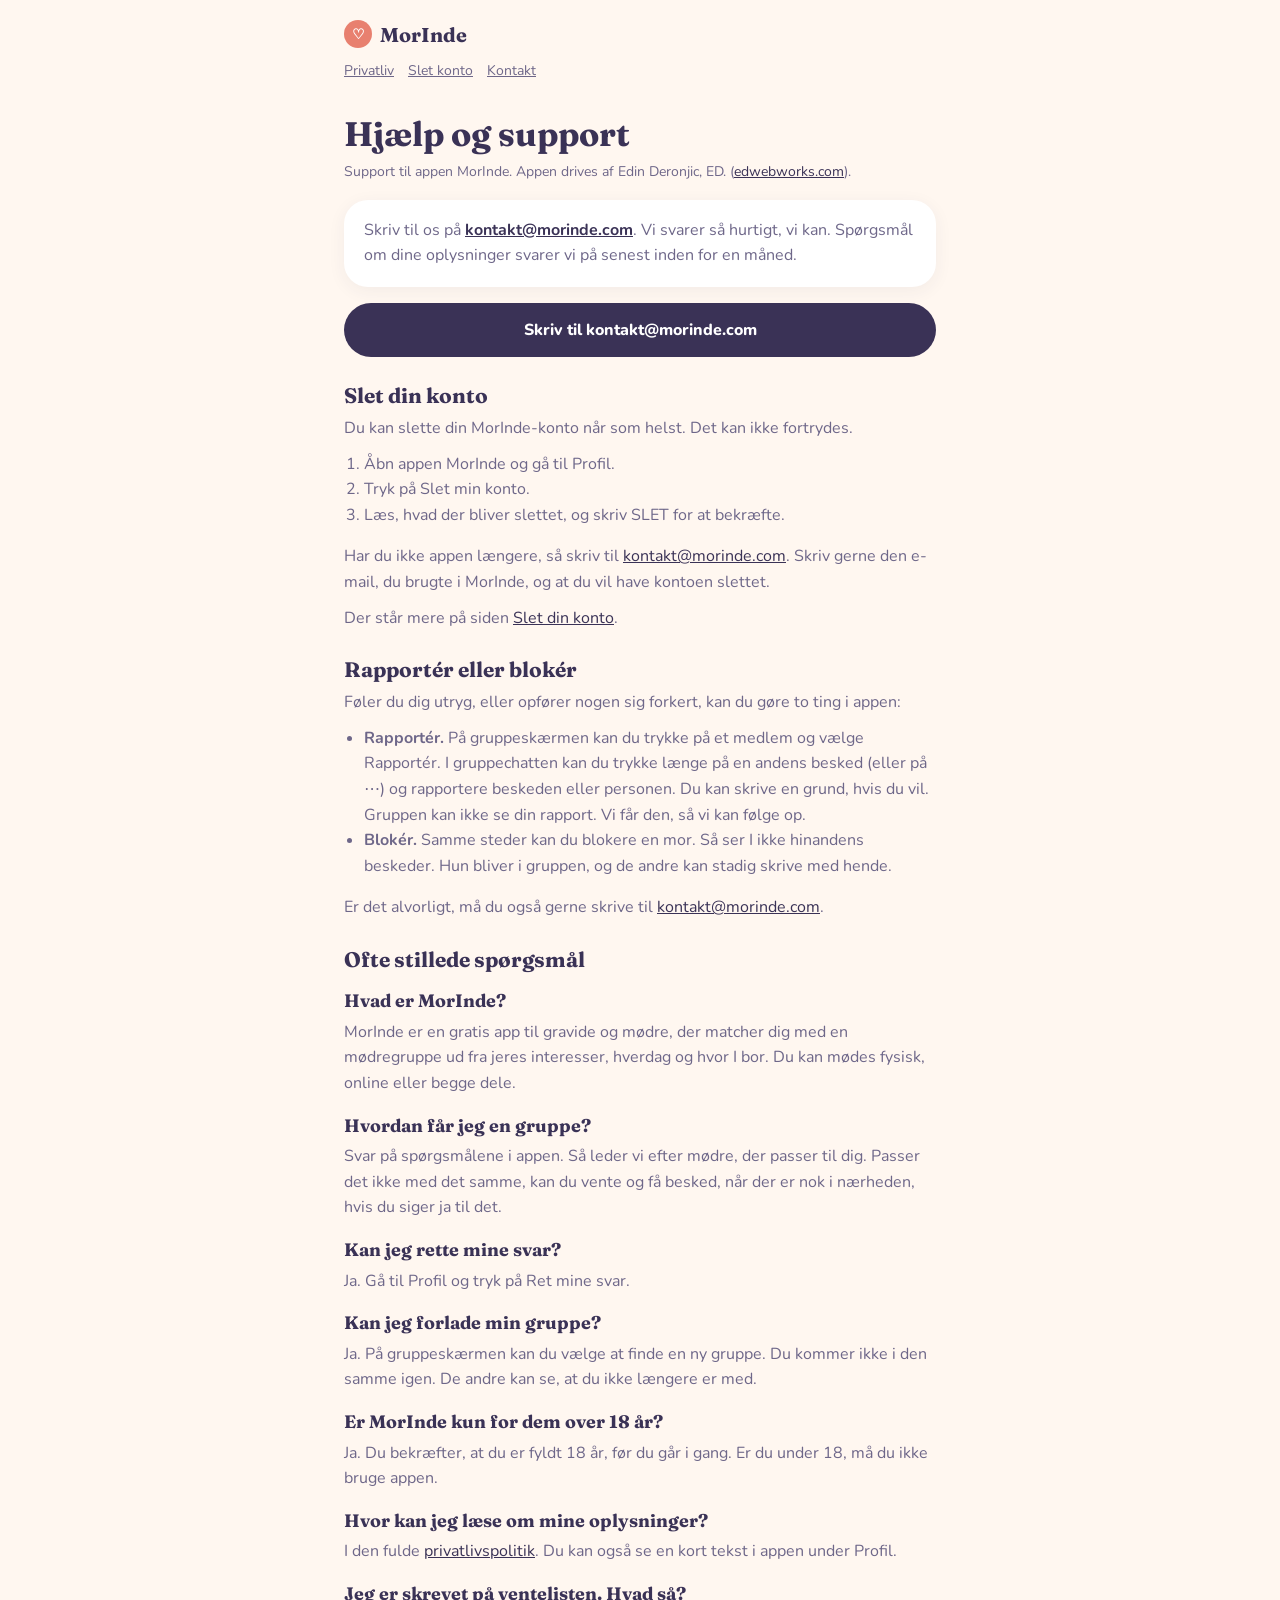
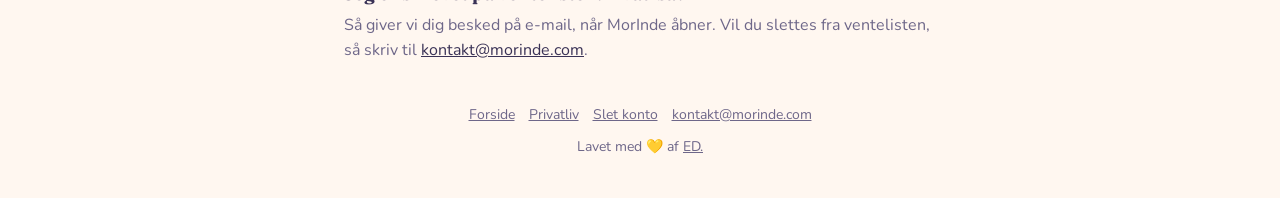
<file: support/index.html>
<!DOCTYPE html>
<html lang="da">
<head>
<meta charset="UTF-8">
<meta name="viewport" content="width=device-width, initial-scale=1, viewport-fit=cover">
<meta name="theme-color" content="#FFF7F0">
<title>Support · MorInde</title>
<meta name="description" content="Hjælp og support til appen MorInde. Kontakt, slet konto, rapportér og blokér. Dataansvarlig er Edin Deronjic, ED.">
<link href="/fonts/fonts.css" rel="stylesheet">
<style>
:root{--cream:#FFF7F0;--coral:#E8806F;--ink:#3A3256;--ink-2:#6E6789;--butter:#FFF0C2}
*{box-sizing:border-box;margin:0;padding:0}
body{font-family:'Nunito',system-ui,sans-serif;color:var(--ink);background:var(--cream);line-height:1.6}
.wrap{max-width:640px;margin:0 auto;padding:0 24px 40px}
header{padding:20px 0 10px}
.logo{display:inline-flex;align-items:center;gap:8px;font:700 20px 'Fraunces',serif;text-decoration:none;color:inherit}
.logo i{width:28px;height:28px;border-radius:50%;background:var(--coral);display:inline-grid;place-items:center;color:#fff;font-style:normal;font-size:14px}
.nav{display:flex;flex-wrap:wrap;gap:14px;margin:12px 0 4px;font-size:14px}
.nav a{color:var(--ink-2)}
h1,h2{font-family:'Fraunces',Georgia,serif;font-weight:700;line-height:1.2}
h1{font-size:34px;margin:18px 0 6px}
h2{font-size:21px;margin:26px 0 8px}
.meta{color:var(--ink-2);font-size:14px;margin-bottom:16px}
p,li{color:var(--ink-2);font-size:16px}
p{margin-bottom:10px}
ul,ol{padding-left:20px;margin:8px 0 16px}
.card{background:#fff;border-radius:24px;padding:18px 20px;margin:16px 0;box-shadow:0 4px 18px rgba(58,50,86,.06)}
.card p:last-child{margin-bottom:0}
a{color:var(--ink)}
.btn{appearance:none;border:0;display:block;width:100%;text-align:center;text-decoration:none;padding:16px 22px;border-radius:999px;font:800 16px 'Nunito',sans-serif;background:var(--ink);color:#fff;margin:16px 0}
footer{text-align:center;font-size:14px;color:var(--ink-2);padding-top:30px}
footer .links{margin-bottom:10px;display:flex;flex-wrap:wrap;gap:14px;justify-content:center}
footer a{color:var(--ink-2)}
</style>
</head>
<body>
<div class="wrap">
  <header>
    <a class="logo" href="/"><i>♡</i>MorInde</a>
    <nav class="nav" aria-label="Sider">
      <a href="/privatliv/">Privatliv</a>
      <a href="/slet-konto/">Slet konto</a>
      <a href="mailto:kontakt@morinde.com">Kontakt</a>
    </nav>
  </header>

  <h1>Hjælp og support</h1>
  <p class="meta">Support til appen MorInde. Appen drives af Edin Deronjic, ED. (<a href="https://edwebworks.com" target="_blank" rel="noopener">edwebworks.com</a>).</p>

  <div class="card">
    <p>Skriv til os på <b><a href="mailto:kontakt@morinde.com">kontakt@morinde.com</a></b>. Vi svarer så hurtigt, vi kan. Spørgsmål om dine oplysninger svarer vi på senest inden for en måned.</p>
  </div>
  <a class="btn" href="mailto:kontakt@morinde.com">Skriv til kontakt@morinde.com</a>

  <h2>Slet din konto</h2>
  <p>Du kan slette din MorInde-konto når som helst. Det kan ikke fortrydes.</p>
  <ol>
    <li>Åbn appen MorInde og gå til Profil.</li>
    <li>Tryk på Slet min konto.</li>
    <li>Læs, hvad der bliver slettet, og skriv SLET for at bekræfte.</li>
  </ol>
  <p>Har du ikke appen længere, så skriv til <a href="mailto:kontakt@morinde.com">kontakt@morinde.com</a>. Skriv gerne den e-mail, du brugte i MorInde, og at du vil have kontoen slettet.</p>
  <p>Der står mere på siden <a href="/slet-konto/">Slet din konto</a>.</p>

  <h2>Rapportér eller blokér</h2>
  <p>Føler du dig utryg, eller opfører nogen sig forkert, kan du gøre to ting i appen:</p>
  <ul>
    <li><b>Rapportér.</b> På gruppeskærmen kan du trykke på et medlem og vælge Rapportér. I gruppechatten kan du trykke længe på en andens besked (eller på ⋯) og rapportere beskeden eller personen. Du kan skrive en grund, hvis du vil. Gruppen kan ikke se din rapport. Vi får den, så vi kan følge op.</li>
    <li><b>Blokér.</b> Samme steder kan du blokere en mor. Så ser I ikke hinandens beskeder. Hun bliver i gruppen, og de andre kan stadig skrive med hende.</li>
  </ul>
  <p>Er det alvorligt, må du også gerne skrive til <a href="mailto:kontakt@morinde.com">kontakt@morinde.com</a>.</p>

  <h2>Ofte stillede spørgsmål</h2>

  <h2 style="font-size:18px;margin-top:18px">Hvad er MorInde?</h2>
  <p>MorInde er en gratis app til gravide og mødre, der matcher dig med en mødregruppe ud fra jeres interesser, hverdag og hvor I bor. Du kan mødes fysisk, online eller begge dele.</p>

  <h2 style="font-size:18px;margin-top:18px">Hvordan får jeg en gruppe?</h2>
  <p>Svar på spørgsmålene i appen. Så leder vi efter mødre, der passer til dig. Passer det ikke med det samme, kan du vente og få besked, når der er nok i nærheden, hvis du siger ja til det.</p>

  <h2 style="font-size:18px;margin-top:18px">Kan jeg rette mine svar?</h2>
  <p>Ja. Gå til Profil og tryk på Ret mine svar.</p>

  <h2 style="font-size:18px;margin-top:18px">Kan jeg forlade min gruppe?</h2>
  <p>Ja. På gruppeskærmen kan du vælge at finde en ny gruppe. Du kommer ikke i den samme igen. De andre kan se, at du ikke længere er med.</p>

  <h2 style="font-size:18px;margin-top:18px">Er MorInde kun for dem over 18 år?</h2>
  <p>Ja. Du bekræfter, at du er fyldt 18 år, før du går i gang. Er du under 18, må du ikke bruge appen.</p>

  <h2 style="font-size:18px;margin-top:18px">Hvor kan jeg læse om mine oplysninger?</h2>
  <p>I den fulde <a href="/privatliv/">privatlivspolitik</a>. Du kan også se en kort tekst i appen under Profil.</p>

  <h2 style="font-size:18px;margin-top:18px">Jeg er skrevet på ventelisten. Hvad så?</h2>
  <p>Så giver vi dig besked på e-mail, når MorInde åbner. Vil du slettes fra ventelisten, så skriv til <a href="mailto:kontakt@morinde.com">kontakt@morinde.com</a>.</p>

  <footer>
    <div class="links">
      <a href="/">Forside</a>
      <a href="/privatliv/">Privatliv</a>
      <a href="/slet-konto/">Slet konto</a>
      <a href="mailto:kontakt@morinde.com">kontakt@morinde.com</a>
    </div>
    Lavet med 💛 af <a href="https://edwebworks.com" target="_blank" rel="noopener">ED.</a>
  </footer>
</div>
</body>
</html>
</file>
<file: fonts/fonts.css>
/* vietnamese */
@font-face {
  font-family: 'Fraunces';
  font-style: normal;
  font-weight: 600;
  font-display: swap;
  src: url(/fonts/6NU78FyLNQOQZAnv9bYEvDiIdE9Ea92uemAk_WBq8U_9v0c2Wa0KxCBTeO-U.woff2) format('woff2');
  unicode-range: U+0102-0103, U+0110-0111, U+0128-0129, U+0168-0169, U+01A0-01A1, U+01AF-01B0, U+0300-0301, U+0303-0304, U+0308-0309, U+0323, U+0329, U+1EA0-1EF9, U+20AB;
}
/* latin-ext */
@font-face {
  font-family: 'Fraunces';
  font-style: normal;
  font-weight: 600;
  font-display: swap;
  src: url(/fonts/6NU78FyLNQOQZAnv9bYEvDiIdE9Ea92uemAk_WBq8U_9v0c2Wa0KxCFTeO-U.woff2) format('woff2');
  unicode-range: U+0100-02BA, U+02BD-02C5, U+02C7-02CC, U+02CE-02D7, U+02DD-02FF, U+0304, U+0308, U+0329, U+1D00-1DBF, U+1E00-1E9F, U+1EF2-1EFF, U+2020, U+20A0-20AB, U+20AD-20C4, U+2113, U+2C60-2C7F, U+A720-A7FF;
}
/* latin */
@font-face {
  font-family: 'Fraunces';
  font-style: normal;
  font-weight: 600;
  font-display: swap;
  src: url(/fonts/6NU78FyLNQOQZAnv9bYEvDiIdE9Ea92uemAk_WBq8U_9v0c2Wa0KxC9TeA.woff2) format('woff2');
  unicode-range: U+0000-00FF, U+0131, U+0152-0153, U+02BB-02BC, U+02C6, U+02DA, U+02DC, U+0304, U+0308, U+0329, U+2000-206F, U+20AC, U+2122, U+2191, U+2193, U+2212, U+2215, U+FEFF, U+FFFD;
}
/* vietnamese */
@font-face {
  font-family: 'Fraunces';
  font-style: normal;
  font-weight: 700;
  font-display: swap;
  src: url(/fonts/6NU78FyLNQOQZAnv9bYEvDiIdE9Ea92uemAk_WBq8U_9v0c2Wa0KxCBTeO-U.woff2) format('woff2');
  unicode-range: U+0102-0103, U+0110-0111, U+0128-0129, U+0168-0169, U+01A0-01A1, U+01AF-01B0, U+0300-0301, U+0303-0304, U+0308-0309, U+0323, U+0329, U+1EA0-1EF9, U+20AB;
}
/* latin-ext */
@font-face {
  font-family: 'Fraunces';
  font-style: normal;
  font-weight: 700;
  font-display: swap;
  src: url(/fonts/6NU78FyLNQOQZAnv9bYEvDiIdE9Ea92uemAk_WBq8U_9v0c2Wa0KxCFTeO-U.woff2) format('woff2');
  unicode-range: U+0100-02BA, U+02BD-02C5, U+02C7-02CC, U+02CE-02D7, U+02DD-02FF, U+0304, U+0308, U+0329, U+1D00-1DBF, U+1E00-1E9F, U+1EF2-1EFF, U+2020, U+20A0-20AB, U+20AD-20C4, U+2113, U+2C60-2C7F, U+A720-A7FF;
}
/* latin */
@font-face {
  font-family: 'Fraunces';
  font-style: normal;
  font-weight: 700;
  font-display: swap;
  src: url(/fonts/6NU78FyLNQOQZAnv9bYEvDiIdE9Ea92uemAk_WBq8U_9v0c2Wa0KxC9TeA.woff2) format('woff2');
  unicode-range: U+0000-00FF, U+0131, U+0152-0153, U+02BB-02BC, U+02C6, U+02DA, U+02DC, U+0304, U+0308, U+0329, U+2000-206F, U+20AC, U+2122, U+2191, U+2193, U+2212, U+2215, U+FEFF, U+FFFD;
}
/* cyrillic-ext */
@font-face {
  font-family: 'Nunito';
  font-style: normal;
  font-weight: 400;
  font-display: swap;
  src: url(/fonts/XRXV3I6Li01BKofIOOaBXso.woff2) format('woff2');
  unicode-range: U+0460-052F, U+1C80-1C8A, U+20B4, U+2DE0-2DFF, U+A640-A69F, U+FE2E-FE2F;
}
/* cyrillic */
@font-face {
  font-family: 'Nunito';
  font-style: normal;
  font-weight: 400;
  font-display: swap;
  src: url(/fonts/XRXV3I6Li01BKofIMeaBXso.woff2) format('woff2');
  unicode-range: U+0301, U+0400-045F, U+0490-0491, U+04B0-04B1, U+2116;
}
/* vietnamese */
@font-face {
  font-family: 'Nunito';
  font-style: normal;
  font-weight: 400;
  font-display: swap;
  src: url(/fonts/XRXV3I6Li01BKofIOuaBXso.woff2) format('woff2');
  unicode-range: U+0102-0103, U+0110-0111, U+0128-0129, U+0168-0169, U+01A0-01A1, U+01AF-01B0, U+0300-0301, U+0303-0304, U+0308-0309, U+0323, U+0329, U+1EA0-1EF9, U+20AB;
}
/* latin-ext */
@font-face {
  font-family: 'Nunito';
  font-style: normal;
  font-weight: 400;
  font-display: swap;
  src: url(/fonts/XRXV3I6Li01BKofIO-aBXso.woff2) format('woff2');
  unicode-range: U+0100-02BA, U+02BD-02C5, U+02C7-02CC, U+02CE-02D7, U+02DD-02FF, U+0304, U+0308, U+0329, U+1D00-1DBF, U+1E00-1E9F, U+1EF2-1EFF, U+2020, U+20A0-20AB, U+20AD-20C4, U+2113, U+2C60-2C7F, U+A720-A7FF;
}
/* latin */
@font-face {
  font-family: 'Nunito';
  font-style: normal;
  font-weight: 400;
  font-display: swap;
  src: url(/fonts/XRXV3I6Li01BKofINeaB.woff2) format('woff2');
  unicode-range: U+0000-00FF, U+0131, U+0152-0153, U+02BB-02BC, U+02C6, U+02DA, U+02DC, U+0304, U+0308, U+0329, U+2000-206F, U+20AC, U+2122, U+2191, U+2193, U+2212, U+2215, U+FEFF, U+FFFD;
}
/* cyrillic-ext */
@font-face {
  font-family: 'Nunito';
  font-style: normal;
  font-weight: 600;
  font-display: swap;
  src: url(/fonts/XRXV3I6Li01BKofIOOaBXso.woff2) format('woff2');
  unicode-range: U+0460-052F, U+1C80-1C8A, U+20B4, U+2DE0-2DFF, U+A640-A69F, U+FE2E-FE2F;
}
/* cyrillic */
@font-face {
  font-family: 'Nunito';
  font-style: normal;
  font-weight: 600;
  font-display: swap;
  src: url(/fonts/XRXV3I6Li01BKofIMeaBXso.woff2) format('woff2');
  unicode-range: U+0301, U+0400-045F, U+0490-0491, U+04B0-04B1, U+2116;
}
/* vietnamese */
@font-face {
  font-family: 'Nunito';
  font-style: normal;
  font-weight: 600;
  font-display: swap;
  src: url(/fonts/XRXV3I6Li01BKofIOuaBXso.woff2) format('woff2');
  unicode-range: U+0102-0103, U+0110-0111, U+0128-0129, U+0168-0169, U+01A0-01A1, U+01AF-01B0, U+0300-0301, U+0303-0304, U+0308-0309, U+0323, U+0329, U+1EA0-1EF9, U+20AB;
}
/* latin-ext */
@font-face {
  font-family: 'Nunito';
  font-style: normal;
  font-weight: 600;
  font-display: swap;
  src: url(/fonts/XRXV3I6Li01BKofIO-aBXso.woff2) format('woff2');
  unicode-range: U+0100-02BA, U+02BD-02C5, U+02C7-02CC, U+02CE-02D7, U+02DD-02FF, U+0304, U+0308, U+0329, U+1D00-1DBF, U+1E00-1E9F, U+1EF2-1EFF, U+2020, U+20A0-20AB, U+20AD-20C4, U+2113, U+2C60-2C7F, U+A720-A7FF;
}
/* latin */
@font-face {
  font-family: 'Nunito';
  font-style: normal;
  font-weight: 600;
  font-display: swap;
  src: url(/fonts/XRXV3I6Li01BKofINeaB.woff2) format('woff2');
  unicode-range: U+0000-00FF, U+0131, U+0152-0153, U+02BB-02BC, U+02C6, U+02DA, U+02DC, U+0304, U+0308, U+0329, U+2000-206F, U+20AC, U+2122, U+2191, U+2193, U+2212, U+2215, U+FEFF, U+FFFD;
}
/* cyrillic-ext */
@font-face {
  font-family: 'Nunito';
  font-style: normal;
  font-weight: 700;
  font-display: swap;
  src: url(/fonts/XRXV3I6Li01BKofIOOaBXso.woff2) format('woff2');
  unicode-range: U+0460-052F, U+1C80-1C8A, U+20B4, U+2DE0-2DFF, U+A640-A69F, U+FE2E-FE2F;
}
/* cyrillic */
@font-face {
  font-family: 'Nunito';
  font-style: normal;
  font-weight: 700;
  font-display: swap;
  src: url(/fonts/XRXV3I6Li01BKofIMeaBXso.woff2) format('woff2');
  unicode-range: U+0301, U+0400-045F, U+0490-0491, U+04B0-04B1, U+2116;
}
/* vietnamese */
@font-face {
  font-family: 'Nunito';
  font-style: normal;
  font-weight: 700;
  font-display: swap;
  src: url(/fonts/XRXV3I6Li01BKofIOuaBXso.woff2) format('woff2');
  unicode-range: U+0102-0103, U+0110-0111, U+0128-0129, U+0168-0169, U+01A0-01A1, U+01AF-01B0, U+0300-0301, U+0303-0304, U+0308-0309, U+0323, U+0329, U+1EA0-1EF9, U+20AB;
}
/* latin-ext */
@font-face {
  font-family: 'Nunito';
  font-style: normal;
  font-weight: 700;
  font-display: swap;
  src: url(/fonts/XRXV3I6Li01BKofIO-aBXso.woff2) format('woff2');
  unicode-range: U+0100-02BA, U+02BD-02C5, U+02C7-02CC, U+02CE-02D7, U+02DD-02FF, U+0304, U+0308, U+0329, U+1D00-1DBF, U+1E00-1E9F, U+1EF2-1EFF, U+2020, U+20A0-20AB, U+20AD-20C4, U+2113, U+2C60-2C7F, U+A720-A7FF;
}
/* latin */
@font-face {
  font-family: 'Nunito';
  font-style: normal;
  font-weight: 700;
  font-display: swap;
  src: url(/fonts/XRXV3I6Li01BKofINeaB.woff2) format('woff2');
  unicode-range: U+0000-00FF, U+0131, U+0152-0153, U+02BB-02BC, U+02C6, U+02DA, U+02DC, U+0304, U+0308, U+0329, U+2000-206F, U+20AC, U+2122, U+2191, U+2193, U+2212, U+2215, U+FEFF, U+FFFD;
}
/* cyrillic-ext */
@font-face {
  font-family: 'Nunito';
  font-style: normal;
  font-weight: 800;
  font-display: swap;
  src: url(/fonts/XRXV3I6Li01BKofIOOaBXso.woff2) format('woff2');
  unicode-range: U+0460-052F, U+1C80-1C8A, U+20B4, U+2DE0-2DFF, U+A640-A69F, U+FE2E-FE2F;
}
/* cyrillic */
@font-face {
  font-family: 'Nunito';
  font-style: normal;
  font-weight: 800;
  font-display: swap;
  src: url(/fonts/XRXV3I6Li01BKofIMeaBXso.woff2) format('woff2');
  unicode-range: U+0301, U+0400-045F, U+0490-0491, U+04B0-04B1, U+2116;
}
/* vietnamese */
@font-face {
  font-family: 'Nunito';
  font-style: normal;
  font-weight: 800;
  font-display: swap;
  src: url(/fonts/XRXV3I6Li01BKofIOuaBXso.woff2) format('woff2');
  unicode-range: U+0102-0103, U+0110-0111, U+0128-0129, U+0168-0169, U+01A0-01A1, U+01AF-01B0, U+0300-0301, U+0303-0304, U+0308-0309, U+0323, U+0329, U+1EA0-1EF9, U+20AB;
}
/* latin-ext */
@font-face {
  font-family: 'Nunito';
  font-style: normal;
  font-weight: 800;
  font-display: swap;
  src: url(/fonts/XRXV3I6Li01BKofIO-aBXso.woff2) format('woff2');
  unicode-range: U+0100-02BA, U+02BD-02C5, U+02C7-02CC, U+02CE-02D7, U+02DD-02FF, U+0304, U+0308, U+0329, U+1D00-1DBF, U+1E00-1E9F, U+1EF2-1EFF, U+2020, U+20A0-20AB, U+20AD-20C4, U+2113, U+2C60-2C7F, U+A720-A7FF;
}
/* latin */
@font-face {
  font-family: 'Nunito';
  font-style: normal;
  font-weight: 800;
  font-display: swap;
  src: url(/fonts/XRXV3I6Li01BKofINeaB.woff2) format('woff2');
  unicode-range: U+0000-00FF, U+0131, U+0152-0153, U+02BB-02BC, U+02C6, U+02DA, U+02DC, U+0304, U+0308, U+0329, U+2000-206F, U+20AC, U+2122, U+2191, U+2193, U+2212, U+2215, U+FEFF, U+FFFD;
}
</file>
